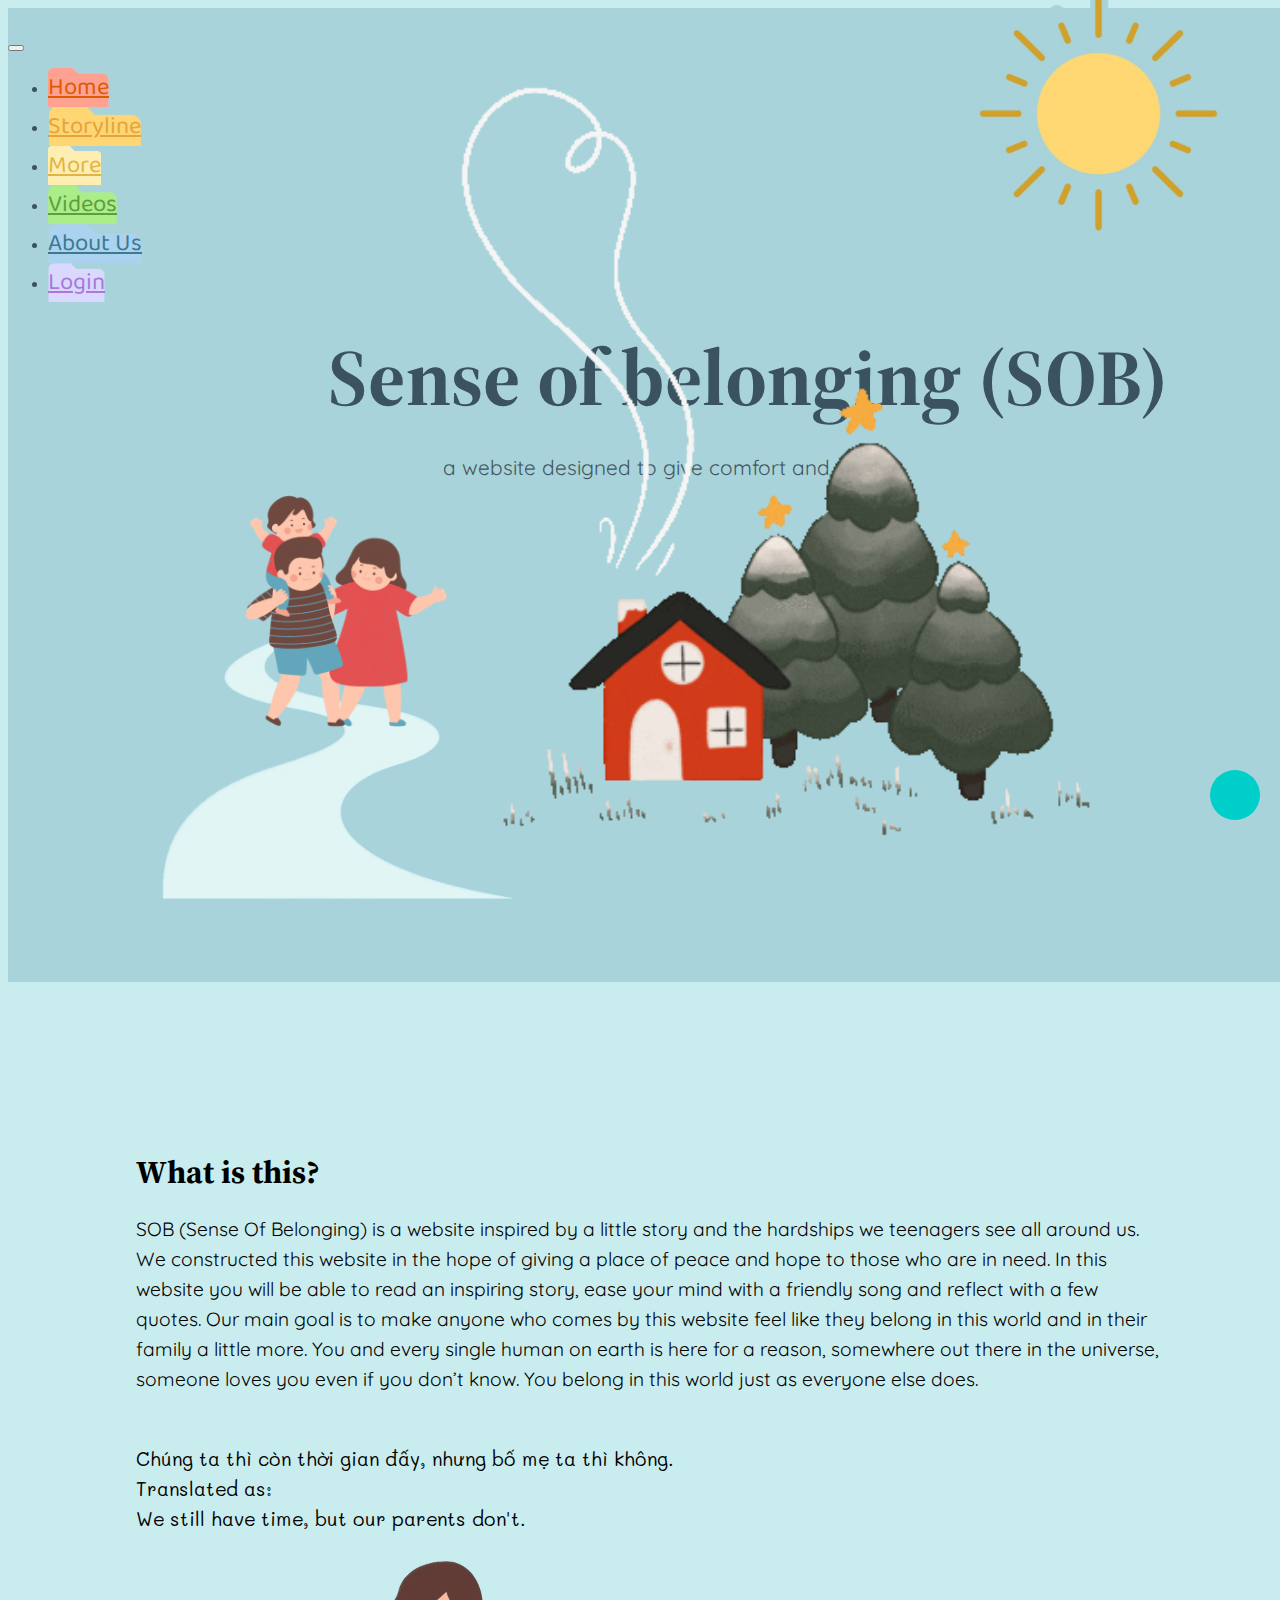
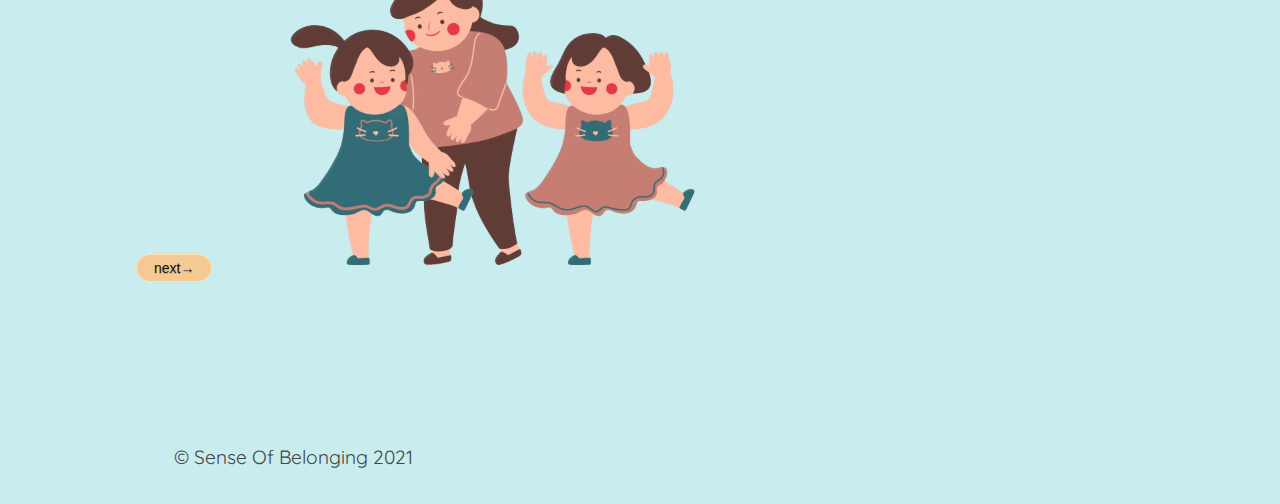
<file: index.html>
<!DOCTYPE html>
<html lang="en" dir="ltr">


<head>
    <link rel="shortcut icon" type="image/ico" href="favicon (1).ico" />
    <meta charset="utf-8">
    <title>SOB</title>
    <!--Fontawesome link-->
    <link rel="stylesheet" href="https://pro.fontawesome.com/releases/v5.10.0/css/all.css" integrity="sha384-AYmEC3Yw5cVb3ZcuHtOA93w35dYTsvhLPVnYs9eStHfGJvOvKxVfELGroGkvsg+p" crossorigin="anonymous" />

    <!-- google fonts link -->
    <link href="https://fonts.googleapis.com/css2?family=Mali:ital,wght@1,600&display=swap" rel="stylesheet">
    <link href="https://fonts.googleapis.com/css2?family=Quicksand:wght@400;600&display=swap" rel="stylesheet">
    <link href="https://fonts.googleapis.com/css2?family=Source+Serif+Pro:ital,wght@1,900&display=swap" rel="stylesheet">
    <link href="https://fonts.googleapis.com/css2?family=Baloo" rel="stylesheet">
    <!-- Bootstrap link -->
    <link rel="stylesheet" href="https://stackpath.bootstrapcdn.com/bootstrap/4.5.0/css/bootstrap.min.css" integrity="sha384-9aIt2nRpC12Uk9gS9baDl411NQApFmC26EwAOH8WgZl5MYYxFfc+NcPb1dKGj7Sk" crossorigin="anonymous">

    <!-- css stylesheet -->
    <link rel="stylesheet" href="styles.css">
    <link rel="stylesheet" href="Backtop.css">
    <link rel="stylesheet" href="bg-menu.css">
    <link rel="stylesheet" href="banner-main.css">
    <link rel="stylesheet" href="nav-bar.css">


</head>



<body>

    <!--************************************* TITLE SECTION********************************** -->
    <section id="title-section">
        <link rel="shortcut icon" type="image/ico" href="favicon (1).ico" />
        <header>
            <div class="container-fluid">

                <nav class="navbar navbar-expand-md navbar-light">
                    <div class="container-fluid">
                        <button class="navbar-toggler" type="button" data-bs-toggle="collapse" data-bs-target="#navbarCollapse" aria-controls="navbarCollapse" aria-expanded="false" aria-label="Toggle navigation">
            <span class="navbar-toggler-icon"></span>
          </button>
                        <div class="collapse navbar-collapse" id="navbarCollapse">
                            <ul class="navbar-nav me-auto mb-2 mb-md-0">
                                <li class="nav-item">
                                    <a class="nav-link active" id="menu-1" href="index.html">Home</a>
                                </li>
                                <li class="nav-item">
                                    <a class="nav-link" id="menu-2" href="storyline.html">Storyline</a>
                                </li>
                                <li class="nav-item">
                                    <a class="nav-link" id="menu-3" href="other.html">More</a>
                                </li>
                                <li class="nav-item">
                                    <a class="nav-link" id="menu-4" href="Video.html">Videos</a>
                                </li>
                                <li class="nav-item">
                                    <a class="nav-link" id="menu-5" href="about-us.html">About Us</a>
                                </li>
                                <li class="nav-item" id="Login">
                                    <a class="nav-link" id="menu-6" href="Login.html">Login</a>
                                </li>
                            </ul>
                        </div>
                    </div>
                </nav>
            </div>
        </header>

        <!-- Menu-mobile -->
        <!-- <nav class="navbar navbar-expand-lg navbar-dark bg-dark" id="menu-mobile">
            <div class="container-fluid">
                <a class="navbar-brand" href="#">Navbar</a>
                <button class="navbar-toggler" type="button" data-bs-toggle="collapse" data-bs-target="#navbarNavDarkDropdown" aria-controls="navbarNavDarkDropdown" aria-expanded="false" aria-label="Toggle navigation">
                <span class="navbar-toggler-icon"></span>
              </button>
                <div class="collapse navbar-collapse" id="navbarNavDarkDropdown">
                    <ul class="navbar-nav">
                        <li class="nav-item dropdown">
                            <a class="nav-link dropdown-toggle" href="#" id="navbarDarkDropdownMenuLink" role="button" data-bs-toggle="dropdown" aria-expanded="false">
                      Dropdown
                    </a>
                            <ul class="dropdown-menu dropdown-menu-dark" aria-labelledby="navbarDarkDropdownMenuLink">
                                <li><a class="dropdown-item" href="#">Action</a></li>
                                <li><a class="dropdown-item" href="#">Another action</a></li>
                                <li><a class="dropdown-item" href="#">Something else here</a></li>
                            </ul>
                        </li>
                    </ul>
                </div>
            </div>
        </nav> -->














        <!-- Title -->
        <div class="row">
            <div class="col-lg-6">
                <h1 class="big-heading title">Sense of belonging (SOB)</h1>
                <p class="title-footer">a website designed to give comfort and peace.</p>
            </div>
            <div class="col-lg-6">
                <img src="16.png" class="title-sun">
                <img src="dove.gif" class="title-dove">
                <img src="7.png" class="title-fada">
                <img src="5.png" class="title-walkers">
                <img class="title-road" src="14.png">
                <img class="title-house" src="view.gif">
            </div>
        </div>
    </section>

    <section id="second-section">
        <h1 class="title">What is this?</h1>
        <p>
            SOB (Sense Of Belonging) is a website inspired by a little story and the hardships we teenagers see all around us. We constructed this website in the hope of giving a place of peace and hope to those who are in need. In this website you will be able to
            read an inspiring story, ease your mind with a friendly song and reflect with a few quotes. Our main goal is to make anyone who comes by this website feel like they belong in this world and in their family a little more. You and every single
            human on earth is here for a reason, somewhere out there in the universe, someone loves you even if you don’t know. You belong in this world just as everyone else does.
        </p>
        <p class="quote">
            <br> Chúng ta thì còn thời gian đấy, nhưng bố mẹ ta thì không. <br> Translated as: <br> We still have time, but our parents don't.
        </p>
        <a href="storyline.html" class="myButton">next→</a>
        <img src="2.png" class="family-intro-img">

    </section>

    <div id="backtop">
        <i class="fas fa-chevron-up"></i>
    </div>

    <footer id="footer" class="footer">
        <p class="copyright">© Sense Of Belonging 2021</p>
    </footer>



    <!-- *****************************FINAL SCRIPTS******************************* -->
    <!--Bootstrap JavaScript-->
    <script src="https://code.jquery.com/jquery-3.5.1.slim.min.js" integrity="sha384-DfXdz2htPH0lsSSs5nCTpuj/zy4C+OGpamoFVy38MVBnE+IbbVYUew+OrCXaRkfj" crossorigin="anonymous"></script>
    <script src="https://cdn.jsdelivr.net/npm/popper.js@1.16.0/dist/umd/popper.min.js" integrity="sha384-Q6E9RHvbIyZFJoft+2mJbHaEWldlvI9IOYy5n3zV9zzTtmI3UksdQRVvoxMfooAo" crossorigin="anonymous"></script>
    <script src="https://stackpath.bootstrapcdn.com/bootstrap/4.5.0/js/bootstrap.min.js" integrity="sha384-OgVRvuATP1z7JjHLkuOU7Xw704+h835Lr+6QL9UvYjZE3Ipu6Tp75j7Bh/kR0JKI" crossorigin="anonymous"></script>

</body>
<script src="https://code.jquery.com/jquery-3.6.0.js" integrity="sha256-H+K7U5CnXl1h5ywQfKtSj8PCmoN9aaq30gDh27Xc0jk=" crossorigin="anonymous"></script>
<script>
    $(document).ready(function() {
        $(window).scroll(function() {
            if ($(this).scrollTop()) {
                $('#backtop').fadeIn();
            } else {
                $('#backtop').fadeOut();
            }
        });
        $('#backtop').click(function() {
            $('html, body').animate({
                scrollTop: 0
            }, 1000);
        });
    });
</script>
<script>
    $(document).ready(function() {
        $(window).scroll(function() {
            if ($(this).scrollTop) {
                $("header").addClass('sticky');
            }
        });
    });
</script>


</html>
</file>
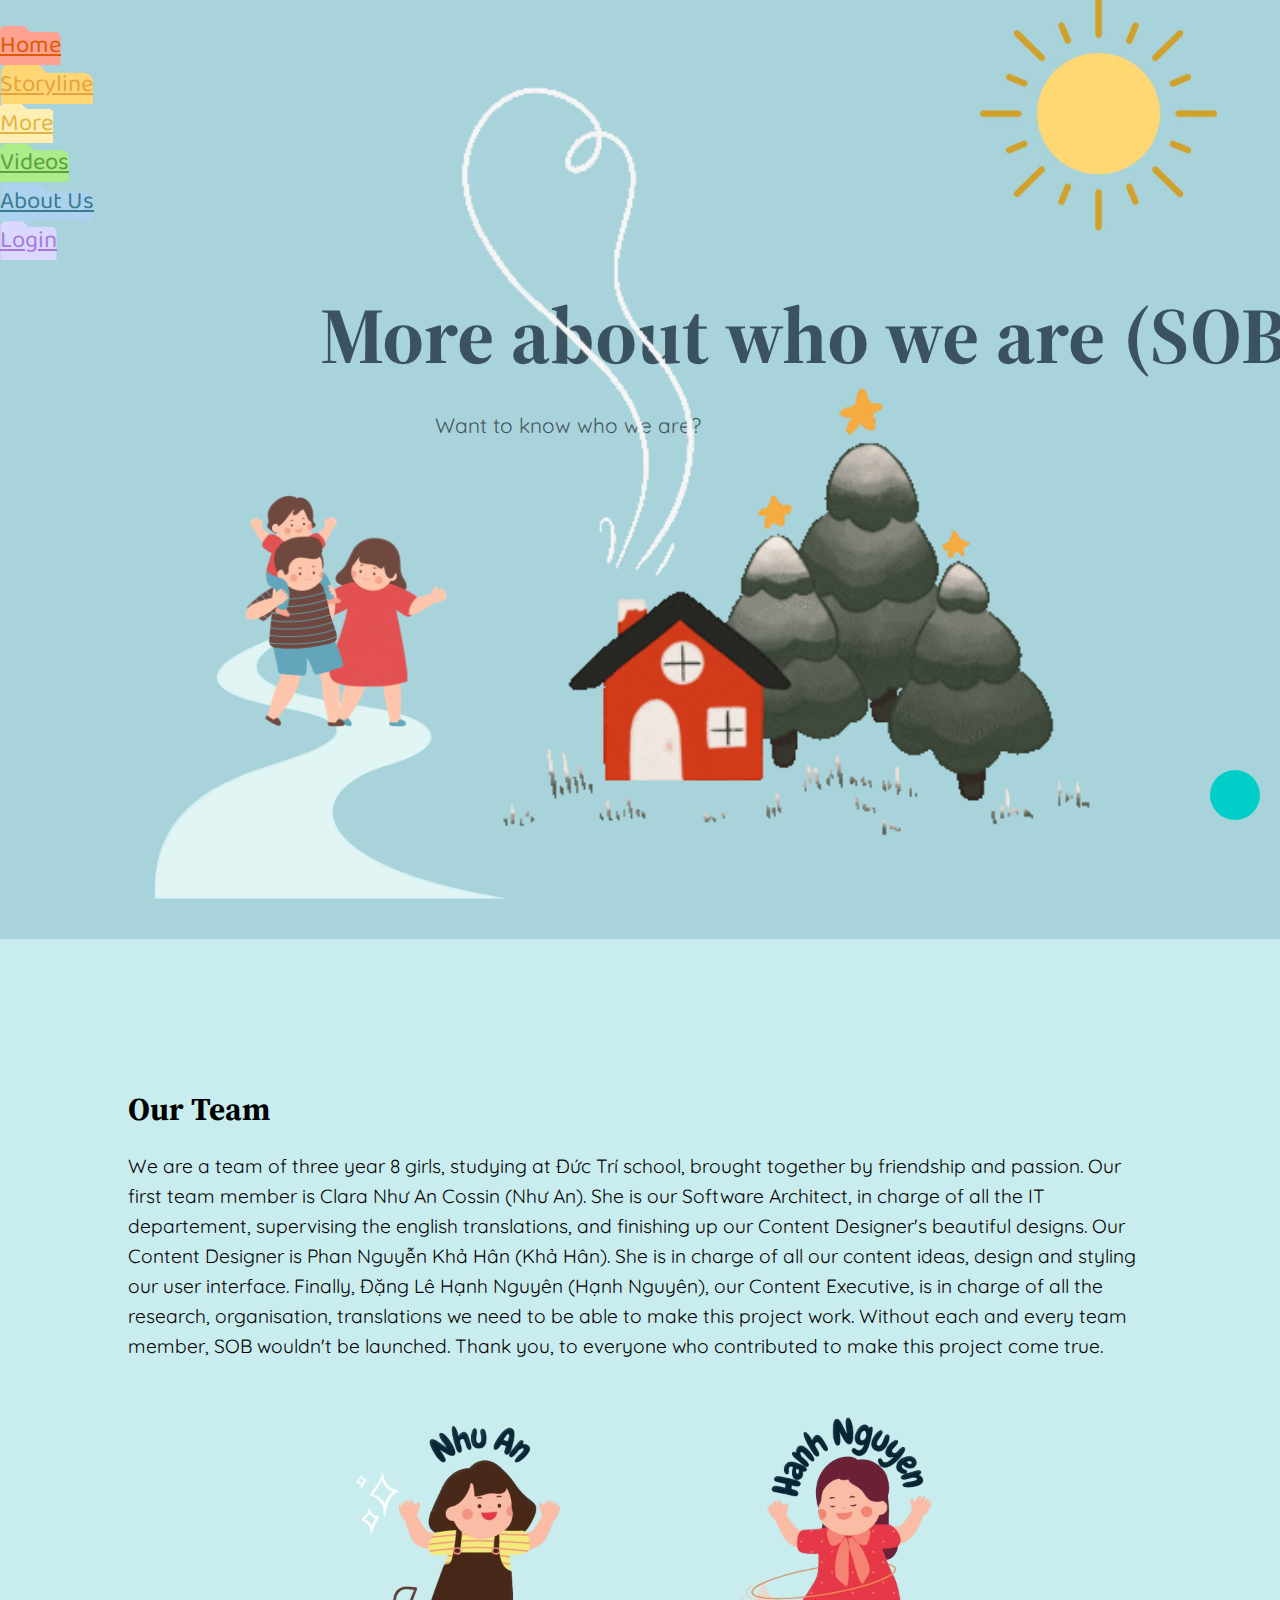
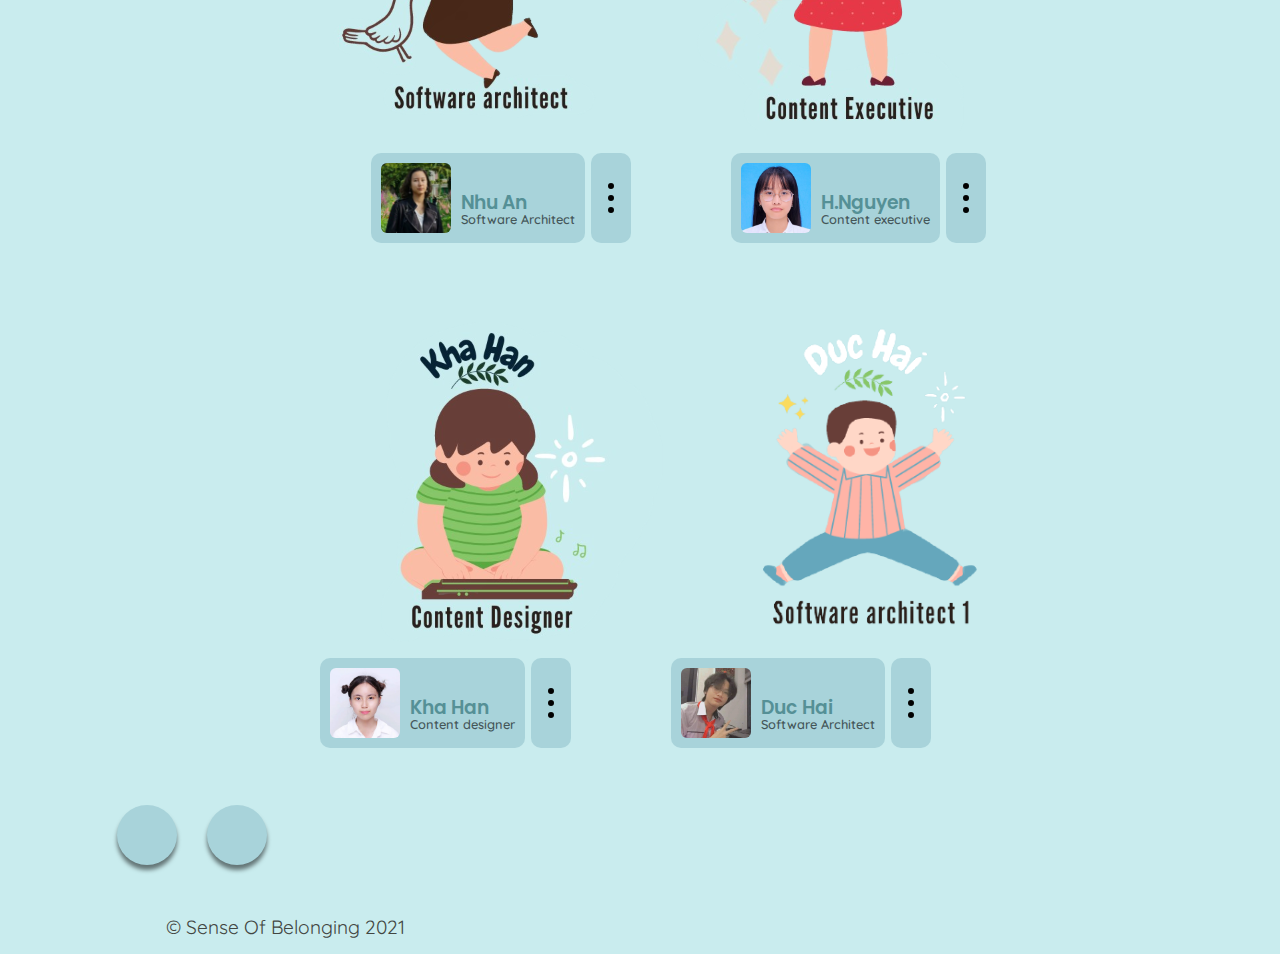
<file: about-us.html>
<!DOCTYPE html>
<html lang="en" dir="ltr">


<head>
    <link rel="shortcut icon" type="image/ico" href="favicon (1).ico" />
    <meta charset="utf-8">
    <meta name="viewport" content="width=device-width, initial-scale=1.0">
    <title>About us</title>

    <!--Fontawesome link-->
    <link rel="stylesheet" href="https://pro.fontawesome.com/releases/v5.10.0/css/all.css" integrity="sha384-AYmEC3Yw5cVb3ZcuHtOA93w35dYTsvhLPVnYs9eStHfGJvOvKxVfELGroGkvsg+p" crossorigin="anonymous" />

    <!-- google fonts link -->
    <link href="https://fonts.googleapis.com/css2?family=Mali:ital,wght@1,600&display=swap" rel="stylesheet">
    <link href="https://fonts.googleapis.com/css2?family=Quicksand:wght@400;600&display=swap" rel="stylesheet">
    <link href="https://fonts.googleapis.com/css2?family=Source+Serif+Pro:ital,wght@1,900&display=swap" rel="stylesheet">
    <link href="https://fonts.googleapis.com/css2?family=Baloo" rel="stylesheet">
    <!-- Bootstrap link -->
    <link rel="stylesheet" href="https://stackpath.bootstrapcdn.com/bootstrap/4.5.0/css/bootstrap.min.css" integrity="sha384-9aIt2nRpC12Uk9gS9baDl411NQApFmC26EwAOH8WgZl5MYYxFfc+NcPb1dKGj7Sk" crossorigin="anonymous">



    <!-- css stylesheet -->
    <link rel="stylesheet" href="styles.css">
    <link rel="stylesheet" href="Backtop.css">
    <link rel="stylesheet" href="nav-bar.css">
    <link rel="stylesheet" href="banner-main.css">
    <link rel="stylesheet" href="About-Us-text.css">
    <link rel="stylesheet" href="bg-menu.css">
    <link rel="stylesheet" href="flippicture.css">
    <link rel="stylesheet" href="socical-menu.css">
    <link rel="stylesheet" href="action-menu.css">
    <link rel="stylesheet" href="toggle.css">
</head>



<body>

    <!-- ************************************* TITLE SECTION********************************** -->
    <section id="title-section">
        <div class="container-fluid">
            <!-- navbar -->
            <nav class="navbar navbar-expand-md navbar-light">
                <div class="container-fluid">
                    <!-- <button class="navbar-toggler" type="button" data-bs-toggle="collapse" data-bs-target="#navbarCollapse" aria-controls="navbarCollapse" aria-expanded="false" aria-label="Toggle navigation"> -->
                    <div class="navbar-toggler">

                        <div id="toggle"></div>
                    </div>
                    <div class="overlay">

                    </div>

                    <!-- </button> -->
                    <div class="collapse navbar-collapse" id="navbarCollapse">
                        <ul class="navbar-nav me-auto mb-2 mb-md-0">
                            <li class="nav-item">
                                <a class="nav-link active" id="menu-1" href="index.html">Home</a>
                            </li>
                            <li class="nav-item">
                                <a class="nav-link" id="menu-2" href="storyline.html">Storyline</a>
                            </li>
                            <li class="nav-item">
                                <a class="nav-link" id="menu-3" href="other.html">More</a>
                            </li>
                            <li class="nav-item">
                                <a class="nav-link" id="menu-4" href="Video.html">Videos</a>
                            </li>
                            <li class="nav-item">
                                <a class="nav-link" id="menu-5" href="about-us.html">About Us</a>
                            </li>
                            <li class="nav-item" id="Login">
                                <a class="nav-link" id="menu-6" href="Login.html">Login</a>
                            </li>
                        </ul>
                    </div>
                </div>
            </nav>
        </div>
        <div class="menu">
            <ul>
                <li>
                    <a class="nav-link" id="menu-1" href="index.html">Home</a>
                </li>
                <li>
                    <a class="nav-link" id="menu-2" href="storyline.html">Storyline</a>
                </li>
                <li>
                    <a class="nav-link" id="menu-3" href="other.html">More</a>
                </li>
                <li>
                    <a class="nav-link" id="menu-4" href="Video.html">Videos</a>
                </li>
                <li>
                    <a class="nav-link" id="menu-5" href="about-us.html">About Us</a>
                </li>
                <li>
                    <a class="nav-link" id="menu-6" href="Login.html">Login</a>
                </li>
            </ul>
        </div>
        <!-- Title -->
        <div class="row">
            <div class="col-lg-6">
                <h1 class="big-heading title">More about who we are (SOB)</h1>
                <p class="title-footer">Want to know who we are?</p>
            </div>
            <div class="col-lg-6">
                <img src="16.png" class="title-sun">
                <img src="dove.gif" class="title-dove">
                <img src="7.png" class="title-fada">
                <img src="5.png" class="title-walkers">
                <img class="title-road" src="14.png">
                <img class="title-house" src="view.gif">
            </div>
        </div>
    </section>

    <section id="second-section">
        <h1 class="title">Our Team</h1>
        <p>
            We are a team of three year 8 girls, studying at Đức Trí school, brought together by friendship and passion. Our first team member is Clara Như An Cossin (Như An). She is our Software Architect, in charge of all the IT departement, supervising the english
            translations, and finishing up our Content Designer's beautiful designs. Our Content Designer is Phan Nguyễn Khả Hân (Khả Hân). She is in charge of all our content ideas, design and styling our user interface. Finally, Đặng Lê Hạnh Nguyên
            (Hạnh Nguyên), our Content Executive, is in charge of all the research, organisation, translations we need to be able to make this project work. Without each and every team member, SOB wouldn't be launched. Thank you, to everyone who contributed
            to make this project come true.
        </p>
        <div class="main-box">
            <div class="box3">

                <img src="22.png" class="an-ct">
                <img src="an.png" class="an">
            </div>


            <div class="box2">

                <img src="24.png" class="nguyen-ct">
                <img src="nguyen.png" class="nguyen">
            </div>
        </div>
        <div class="body">
            <div class="list">
                <div class="user">
                    <div class="imBx">
                        <img src="an-at.jpg">
                    </div>
                    <div class="details">
                        <h3>Nhu An</h3>
                        <p>Software Architect</p>
                    </div>
                </div>
                <div class="navigation">
                    <span><a href="mailto:Claracossin@gmail.com"><i class="fas fa-envelope"></i></a></span>
                    <span><a href="https://www.facebook.com/cherry.xinh.5"><i class="fab fa-facebook"></i></a></span>
                    <span><a href="https://www.instagram.com/vioara_dream/"><i class="fab fa-instagram"></i></a></span>
                </div>

            </div>









            <div class="list3">
                <div class="user3">
                    <div class="imBx3">
                        <img src="hn-at.jpg">
                    </div>
                    <div class="details3">
                        <h3>H.Nguyen</h3>
                        <p>Content executive</p>
                    </div>
                </div>
                <div class="navigation3">
                    <span><a href="mailto:hanhnguyen23102007@gmail.com"><i class="fas fa-envelope"></i></a></span>
                    <span><a href="https://www.facebook.com/profile.php?id=100038723243483"><i class="fab fa-facebook"></i></a></span>
                    <span><a href="https://www.instagram.com/hnghinyeh.__/"><i class="fab fa-instagram"></i></a></span>
                </div>
            </div>

        </div>



        <div class="main-box2">


            <div class="box">

                <img src="23.png" class="han-ct">
                <img src="han.png" class="han">
            </div>
            <div class="box4">

                <img src="138-removebg-preview.png" class="hai">

            </div>
        </div>


        <div class="body2">




            <div class="list2">
                <div class="user2">
                    <div class="imBx2">
                        <img src="han-at.jpg">
                    </div>
                    <div class="details2">
                        <h3>Kha Han</h3>
                        <p>Content designer</p>
                    </div>
                </div>
                <div class="navigation2">
                    <span><a href="mailto:Cherryib2007@gmail.com"><i class="fas fa-envelope"></i></a></span>
                    <span><a href="https://www.facebook.com/cherry.xinh.5"><i class="fab fa-facebook"></i></a></span>
                    <span><a href="https://instagram.com/vioara_dream?utm_medium=copy_link"><i class="fab fa-instagram"></i></a></span>
                </div>
            </div>





            <div class="list4">
                <div class="user4">
                    <div class="imBx4">
                        <img src="hai-at.jpg">
                    </div>
                    <div class="details4">
                        <h3>Duc Hai</h3>
                        <p>Software Architect</p>
                    </div>
                </div>
                <div class="navigation4">
                    <span><a href="mailto:leduchai107613@gmail.com"><i class="fas fa-envelope"></i></a></span>
                    <span><a href="https://www.facebook.com/profile.php?id=100022930771379"><i class="fab fa-facebook"></i></a></span>
                    <span><a href="https://www.instagram.com/_ldh.hai_/"><i class="fab fa-instagram"></i></a></span>
                </div>
            </div>

        </div>







        <script>
            let navigation = document.querySelector(".navigation");
            navigation.onclick = function() {

                navigation.classList.toggle("active");
            }
        </script>
        <script>
            let navigation2 = document.querySelector(".navigation2");

            navigation2.onclick = function() {

                navigation2.classList.toggle("active2");
            }
        </script>
        <script>
            let navigation3 = document.querySelector(".navigation3");

            navigation3.onclick = function() {

                navigation3.classList.toggle("active3");
            }
        </script>
        <script>
            let navigation4 = document.querySelector(".navigation4");

            navigation4.onclick = function() {

                navigation4.classList.toggle("active4");
            }
        </script>

        <div class="social-menu">
            <ul>
                <li><a href="mailto:sense.of.belonging.SOB@gmail.com"><i class="fas fa-envelope"></i></a></li>
                <li><a href="https://www.instagram.com/sense.of.belong.sob"><i class="fab fa-instagram"></i></a></li>
            </ul>
        </div>

    </section>
    <div id="backtop">
        <i class="fas fa-chevron-up"></i>
    </div>

    <footer id="footer" class="footer">
        <p class="copyright">© Sense Of Belonging 2021</p>
    </footer>

    <!-- *****************************FINAL SCRIPTS******************************* -->
    <!--Bootstrap JavaScript-->
    <script src="https://code.jquery.com/jquery-3.5.1.slim.min.js" integrity="sha384-DfXdz2htPH0lsSSs5nCTpuj/zy4C+OGpamoFVy38MVBnE+IbbVYUew+OrCXaRkfj" crossorigin="anonymous"></script>
    <script src="https://cdn.jsdelivr.net/npm/popper.js@1.16.0/dist/umd/popper.min.js" integrity="sha384-Q6E9RHvbIyZFJoft+2mJbHaEWldlvI9IOYy5n3zV9zzTtmI3UksdQRVvoxMfooAo" crossorigin="anonymous"></script>
    <script src="https://stackpath.bootstrapcdn.com/bootstrap/4.5.0/js/bootstrap.min.js" integrity="sha384-OgVRvuATP1z7JjHLkuOU7Xw704+h835Lr+6QL9UvYjZE3Ipu6Tp75j7Bh/kR0JKI" crossorigin="anonymous"></script>

</body>
<script src="https://code.jquery.com/jquery-3.6.0.js" integrity="sha256-H+K7U5CnXl1h5ywQfKtSj8PCmoN9aaq30gDh27Xc0jk=" crossorigin="anonymous"></script>
<script>
    $(document).ready(function() {
        $(window).scroll(function() {
            if ($(this).scrollTop()) {
                $('#backtop').fadeIn();
            } else {
                $('#backtop').fadeOut();
            }
        });
        $('#backtop').click(function() {
            $('html, body').animate({
                scrollTop: 0
            }, 1000);
        });
    });
</script>
<script>
    const toggle = document.getElementById("toggle");
    toggle.onclick = function() {

        toggle.classList.toggle("active");

    }
</script>

<script>
    $(document).ready(function() {
        $("#toggle").click(function() {

            $(".overlay").toggleClass("active");
            $(".menu").toggleClass("active");
        })
    });
</script>


</html>
</file>
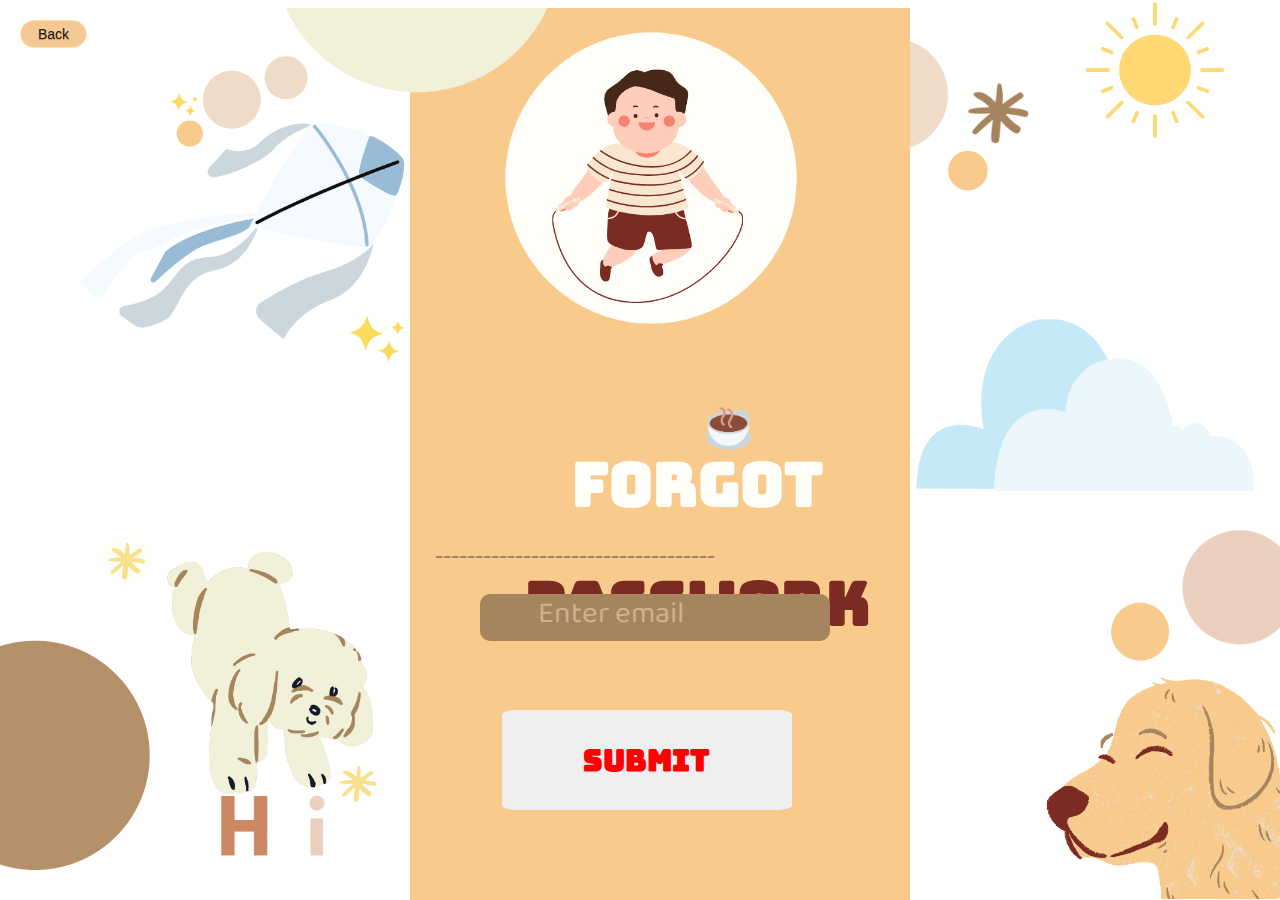
<file: forgot-password.html>
<!DOCTYPE html>
<html lang="en" dir="ltr">


<head>
    <link rel="shortcut icon" type="image/ico" href="favicon (1).ico" />
    <meta charset="utf-8">
    <title>SOB FORM LOGIN</title>
    <!--Fontawesome link-->
    <link rel="stylesheet" href="https://pro.fontawesome.com/releases/v5.10.0/css/all.css" integrity="sha384-AYmEC3Yw5cVb3ZcuHtOA93w35dYTsvhLPVnYs9eStHfGJvOvKxVfELGroGkvsg+p" crossorigin="anonymous" />
    <!-- google fonts link -->
    <link href="https://fonts.googleapis.com/css2?family=Mali:ital,wght@1,600&display=swap" rel="stylesheet">
    <link href="https://fonts.googleapis.com/css2?family=Quicksand:wght@400;600&display=swap" rel="stylesheet">
    <link href="https://fonts.googleapis.com/css2?family=Source+Serif+Pro:ital,wght@1,900&display=swap" rel="stylesheet">
    <link href="https://fonts.googleapis.com/css2?family=League+Spartan">
    <link href="https://fonts.googleapis.com/css2?family=Baloo" rel="stylesheet">
    <link rel="preconnect" href="https://fonts.googleapis.com">
    <link rel="preconnect" href="https://fonts.gstatic.com" crossorigin>
    <link href="https://fonts.googleapis.com/css2?family=Bungee&family=Poppins:wght@500&family=Shrikhand&display=swap" rel="stylesheet">
    <!-- Bootstrap link -->
    <link rel="stylesheet" href="https://stackpath.bootstrapcdn.com/bootstrap/4.5.0/css/bootstrap.min.css" integrity="sha384-9aIt2nRpC12Uk9gS9baDl411NQApFmC26EwAOH8WgZl5MYYxFfc+NcPb1dKGj7Sk" crossorigin="anonymous">

    <!-- css stylesheet -->
    <link rel="stylesheet" href="forgot-password.css">


</head>

<body>
    <div class="wrapper">
        <div class="sun">
            <img src="16-removebg-preview.png" id="sun">

        </div>
        <div class="dog">
            <img src="115-removebg-preview.png" id="dog">

        </div>
        <div class="circle-right">
            <img src="17-removebg-preview (1).png" id="circle-right">

        </div>
        <div class="cloud">
            <img src="119-removebg-preview.png" id="cloud">

        </div>
        <div class="circle-right-2">
            <img src="118-removebg-preview.png" id="circle-right-2">

        </div>
        <div class="circle-left">
            <img src="23-removebg-preview.png" id="circle-left">

        </div>
        <div class="dog-left">
            <img src="122-removebg-preview.png" id="dog-left">

        </div>
        <div class="kite">
            <img src="120-removebg-preview.png" id="kite">

        </div>
        <div class="sign-up-form">

        </div>
        <div class="people">
            <img src="25-removebg-preview.png" id="people">

        </div>
        <div class="white">
            <img src="SOB_-_ELEMEN+S-removebg-preview.png" id="white">

        </div>
        <div class="circle-left-2">
            <img src="121-removebg-preview.png" id="circle-left-2">
        </div>
        <div class="cafe">
            <img src="24-removebg-preview.png" id="cafe">
        </div>
        <div class="h1">
            <h1>FORGOT</h1>
            <h1 id="h1-2">PASSWORK</h1>
        </div>
        <div class="h2">
            <h2>-----------------------------------</h2>
        </div>
        <div class="email">

            <div class="email-1">
                <i class="far fa-envelope fa-3x" id="icon"></i>
                <input type="email" id="email" name="Email" placeholder="Enter email">
            </div>
        </div>
        <div class="submit">
            <input type="submit" value="Submit" id="submit">
        </div>
    </div>
    <a href="Login.html" class="myButton">Back </a>

</body>

</html>
</file>
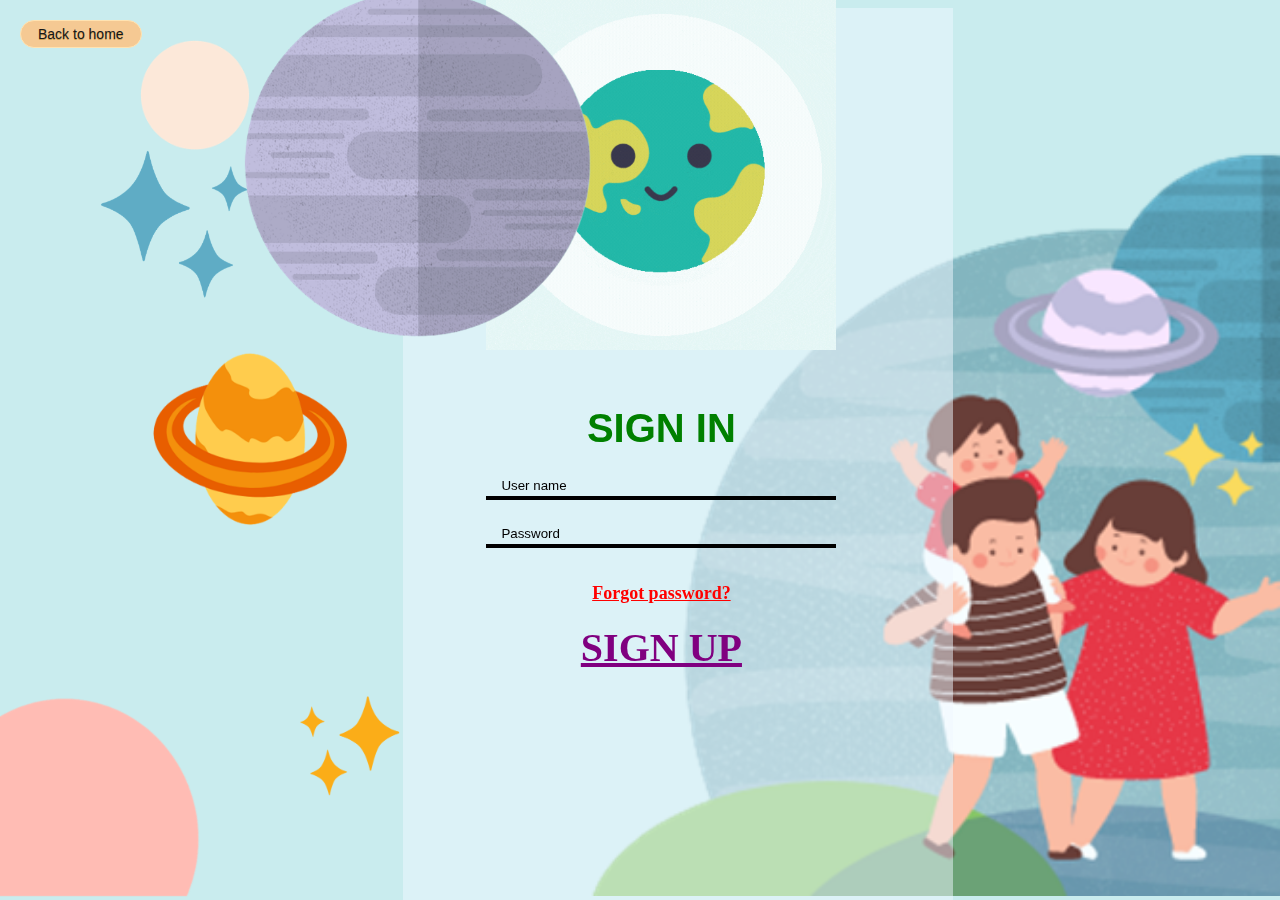
<file: Login.html>
<!DOCTYPE html>
<html lang="en" dir="ltr">


<head>
    <link rel="shortcut icon" type="image/ico" href="favicon (1).ico" />
    <meta charset="utf-8">
    <title>SOB FORM LOGIN</title>
    <!--Fontawesome link-->
    <link rel="stylesheet" href="https://pro.fontawesome.com/releases/v5.10.0/css/all.css" integrity="sha384-AYmEC3Yw5cVb3ZcuHtOA93w35dYTsvhLPVnYs9eStHfGJvOvKxVfELGroGkvsg+p" crossorigin="anonymous" />
    <!-- google fonts link -->
    <link href="https://fonts.googleapis.com/css2?family=Mali:ital,wght@1,600&display=swap" rel="stylesheet">
    <link href="https://fonts.googleapis.com/css2?family=Quicksand:wght@400;600&display=swap" rel="stylesheet">
    <link href="https://fonts.googleapis.com/css2?family=Source+Serif+Pro:ital,wght@1,900&display=swap" rel="stylesheet">
    <!-- Bootstrap link -->
    <link rel="stylesheet" href="https://stackpath.bootstrapcdn.com/bootstrap/4.5.0/css/bootstrap.min.css" integrity="sha384-9aIt2nRpC12Uk9gS9baDl411NQApFmC26EwAOH8WgZl5MYYxFfc+NcPb1dKGj7Sk" crossorigin="anonymous">

    <!-- css stylesheet -->
    <link rel="stylesheet" href="Login.css">


</head>

<body>
    <!-- <div id="Main">

        <div class="row">

            <div class="title-sun">
                <img src="16.png" id="title-sun">
            </div>
            <div class="title-dove">
                <img src="dove.gif" id="title-dove">
            </div>
            <div class="form">
                <form action="" class="form-login"></form>
                <h1>Login Form</h1>
                <div class="form-group">
                    <i class="far fa-user"></i>
                    <input type="text" class="form-input" placeholder="Tên đăng nhập">
                </div>
                <div class="form-group">
                    <i class="far fa-key"></i>
                    <input type="password" class="form-input" placeholder="Mật khẩu đăng nhập">
                    <div class="eye">
                        <i class="far fa-eye"></i>

                    </div>
                </div>

                <input type="submit" value="Đăng nhập" class="form-submit">


            </div>
            <div class="title-fada">
                <img src="7.png" id="title-fada">
            </div>
            <div class="title-walkers">
                <img src="5.png" id="title-walkers">
            </div>
            <div class="title-road">
                <img src="14.png" id="title-road">
            </div>
            <div class="view">
                <img src="view.gif" id="view">
            </div>
        </div>




    </div> -->

    <div class="wrapper">
        <div class="peoples">
            <img src="peoples.png" id="peoples">
        </div>
        <div class="yellow-star">
            <img src="yellow-star.png" id="yellow-star">
        </div>
        <div class="blue-star">
            <img src="blue-star.png" id="blue-star">
        </div>
        <div class="orange-planet">
            <img src="orange-planet.png" id="orange-planet">
        </div>
        <div class="pink-circle">
            <img src="pink-circle.png" id="pink-circle">
        </div>
        <div class="white-circle">
            <img src="white-circle.png" id="white-circle">
        </div>
        <div class="glass">
            <div class="form">
                <form onsubmit="onFormSubmit(event)" class="form-login"></form>

                <input type="submit" value="SIGN IN" class="form-sign-in">
                <div class="form-group">
                    <i class="far fa-user fa-2x" id="form-icon"></i>
                    <input type="text" class="form-input" id="user-name" placeholder="User name">
                </div>
                <div class="tb-user">

                </div>
                <div class="form-group">
                    <i class="far fa-key fa-2x" id="form-icon"></i>
                    <input type="password" class="form-input" id="password" placeholder="Password">
                    <div id="eye">
                        <i class="far fa-eye-slash" class="eye"></i>

                    </div>
                    <div class="tb-pass">

                    </div>
                </div>
                <a class="forgot-password" href="forgot-password.html">Forgot password?</a>
                <div class="form-sign-up">
                    <a href="sign-up.html" id="form-sign-up">SIGN UP</a>
                </div>
            </div>


        </div>
    </div>
    <div class="purple-circle">
        <img src="purple-circle.png" id="purple-circle">
    </div>
    <div class="earth">
        <img src="SOB - ELEMEN+S.gif" id="earth">
    </div>
    <a href="index.html" class="myButton">Back to home</a>






</body>
<!-- Jquery -->
<script src="https://code.jquery.com/jquery-3.6.0.js" integrity="sha256-H+K7U5CnXl1h5ywQfKtSj8PCmoN9aaq30gDh27Xc0jk=" crossorigin="anonymous"></script>

<script>
    $(document).ready(function() {
        $("#eye").click(function() {
            $(this).toggleClass('open');
            $(this).children('i').toggleClass('fa-eye fa-eye-slash');
            if ($(this).hasClass('open')) {

                $(this).prev().attr('type', 'text');
            } else {
                $(this).prev().attr('type', 'password')
            }
        });
    });
</script>




</html>
</file>
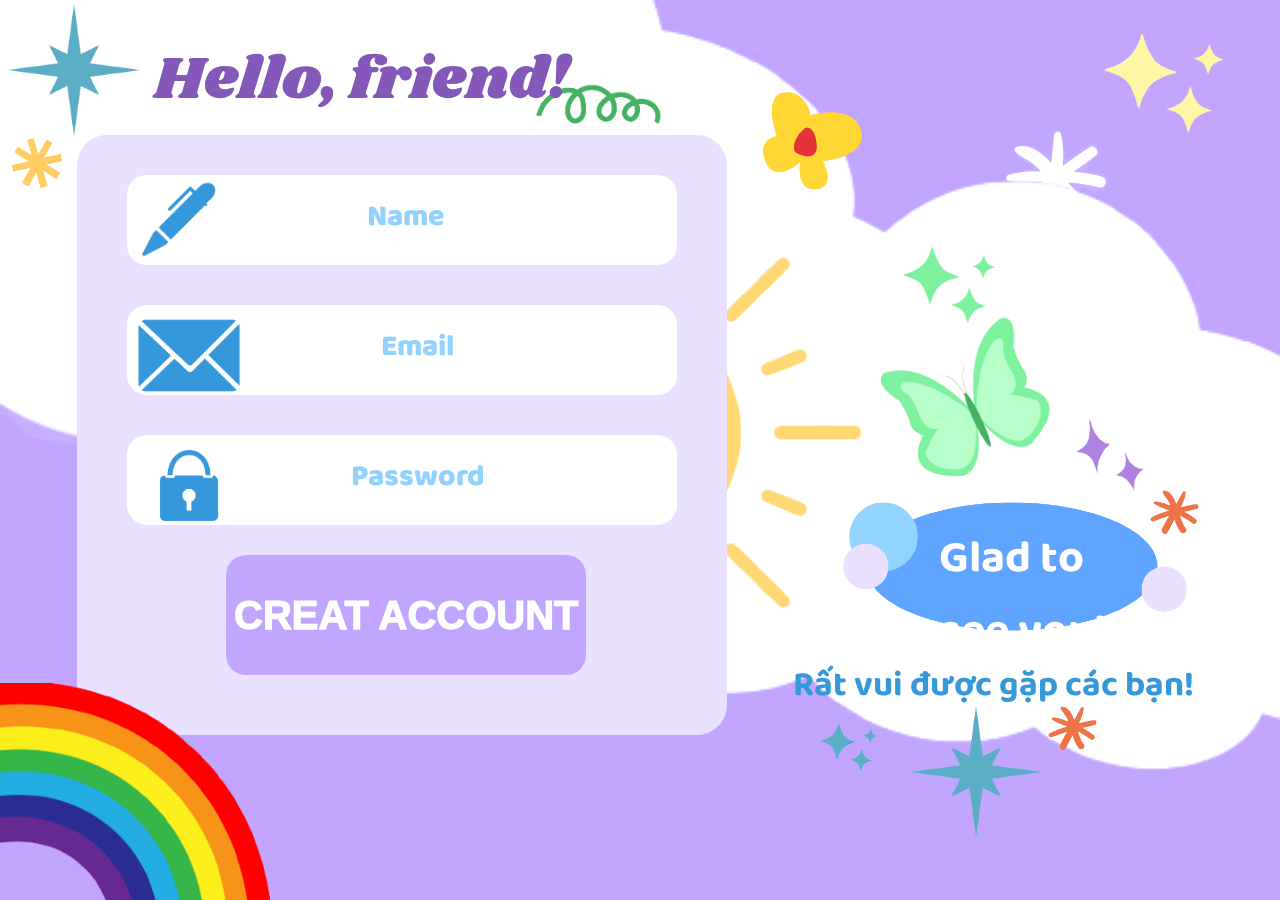
<file: sign-up.html>
<!DOCTYPE html>
<html lang="en" dir="ltr">


<head>
    <link rel="shortcut icon" type="image/ico" href="favicon (1).ico" />
    <meta charset="utf-8">
    <title>SOB Sign up form</title>
    <!--Fontawesome link-->
    <link rel="stylesheet" href="https://pro.fontawesome.com/releases/v5.10.0/css/all.css" integrity="sha384-AYmEC3Yw5cVb3ZcuHtOA93w35dYTsvhLPVnYs9eStHfGJvOvKxVfELGroGkvsg+p" crossorigin="anonymous" />
    <!-- google fonts link -->
    <link href="https://fonts.googleapis.com/css2?family=Mali:ital,wght@1,600&display=swap" rel="stylesheet">
    <link href="https://fonts.googleapis.com/css2?family=Quicksand:wght@400;600&display=swap" rel="stylesheet">
    <link href="https://fonts.googleapis.com/css2?family=Source+Serif+Pro:ital,wght@1,900&display=swap" rel="stylesheet">
    <link href="https://fonts.googleapis.com/css2?family=Baloo" rel="stylesheet">
    <link href="https://fonts.googleapis.com">
    <link rel="preconnect" href="https://fonts.gstatic.com" crossorigin>
    <link href="https://fonts.googleapis.com/css2?family=Poppins:wght@500&family=Shrikhand&display=swap" rel="stylesheet">
    <!-- Bootstrap link -->
    <link rel="stylesheet" href="https://stackpath.bootstrapcdn.com/bootstrap/4.5.0/css/bootstrap.min.css" integrity="sha384-9aIt2nRpC12Uk9gS9baDl411NQApFmC26EwAOH8WgZl5MYYxFfc+NcPb1dKGj7Sk" crossorigin="anonymous">

    <!-- css stylesheet -->
    <link rel="stylesheet" href="sign-up.css">


</head>

<body>
    <div class="wrapper">
        <div class="star">
            <img src="5-removebg-preview.png" id="star">

        </div>
        <div class="star-2">
            <img src="60-removebg-preview.png" id="star-2">

        </div>

        <div class="cloud">
            <img src="4-removebg-preview.png" id="cloud">

        </div>
        <div class="butterfly">
            <img src="8-removebg-preview.png" id="butterfly">

        </div>
        <div class="green-star">
            <img src="15-removebg-preview.png" id="green-star">

        </div>
        <div class="green-butterfly">
            <img src="17-removebg-preview.png" id="green-butterfly">

        </div>
        <div class="word">
            <img src="18-removebg-preview.png" id="word">
            <h2 class="en-text">Glad to see you!</h2>
            <h2 class="vi-text">Rất vui được gặp các bạn!</h2>
        </div>
        <div class="purple-star">
            <img src="14-removebg-preview.png" id="purple-star">

        </div>
        <div class="orange-star">
            <img src="12-removebg-preview.png" id="orange-star">

        </div>
        <div class="orange-star-2">
            <img src="12-removebg-preview.png" id="orange-star-2">

        </div>
        <div class="modern-star">
            <img src="9-removebg-preview.png" id="modern-star">

        </div>
        <div class="t3-star">
            <img src="13-removebg-preview.png" id="t3-star">

        </div>
        <div class="sun">
            <img src="16-removebg-preview.png" id="sun">

        </div>
        <div class="modern-star-2">
            <img src="9-removebg-preview.png" id="modern-star-2">

        </div>
        <div class="yellow-star">
            <img src="10-removebg-preview.png" id="yellow-star">

        </div>
        <div class="springs">
            <img src="11-removebg-preview.png" id="springs">

        </div>
        <div class="rainbow">
            <img src="77-removebg-preview.png" id="rainbow">

        </div>
        <div class="h1">
            <h1>Hello, friend!</h1>
        </div>
        <div class="sign-up-form">
            <div class="name">
                <img class="pen" src="22-removebg-preview.png">
                <input type="text" id="name" name="name" placeholder="Name">
            </div>
            <div class="email">
                <img class="mail" src="21-removebg-preview.png">
                <input type="email" id="email" name="email" placeholder="Email">
            </div>
            <div class="pass">
                <img class="password" src="20-removebg-preview.png">
                <input type="password" id="password" name="email" placeholder="Password">

                <div id="eye">
                    <i class="far fa-eye-slash fa-2x" class="eye"></i>

                </div>
            </div>
            <div class="submit">

                <input type="submit" id="submit" name="submit" value="Creat account">
            </div>
        </div>
    </div>

</body>

<!-- Jquery -->
<script src="https://code.jquery.com/jquery-3.6.0.js" integrity="sha256-H+K7U5CnXl1h5ywQfKtSj8PCmoN9aaq30gDh27Xc0jk=" crossorigin="anonymous"></script>

<script>
    $(document).ready(function() {
        $("#eye").click(function() {
            $(this).toggleClass('open');
            $(this).children('i').toggleClass('fa-eye fa-eye-slash');
            if ($(this).hasClass('open')) {

                $(this).prev().attr('type', 'text');
            } else {
                $(this).prev().attr('type', 'password')
            }
        });
    });
</script>

</html>
</file>
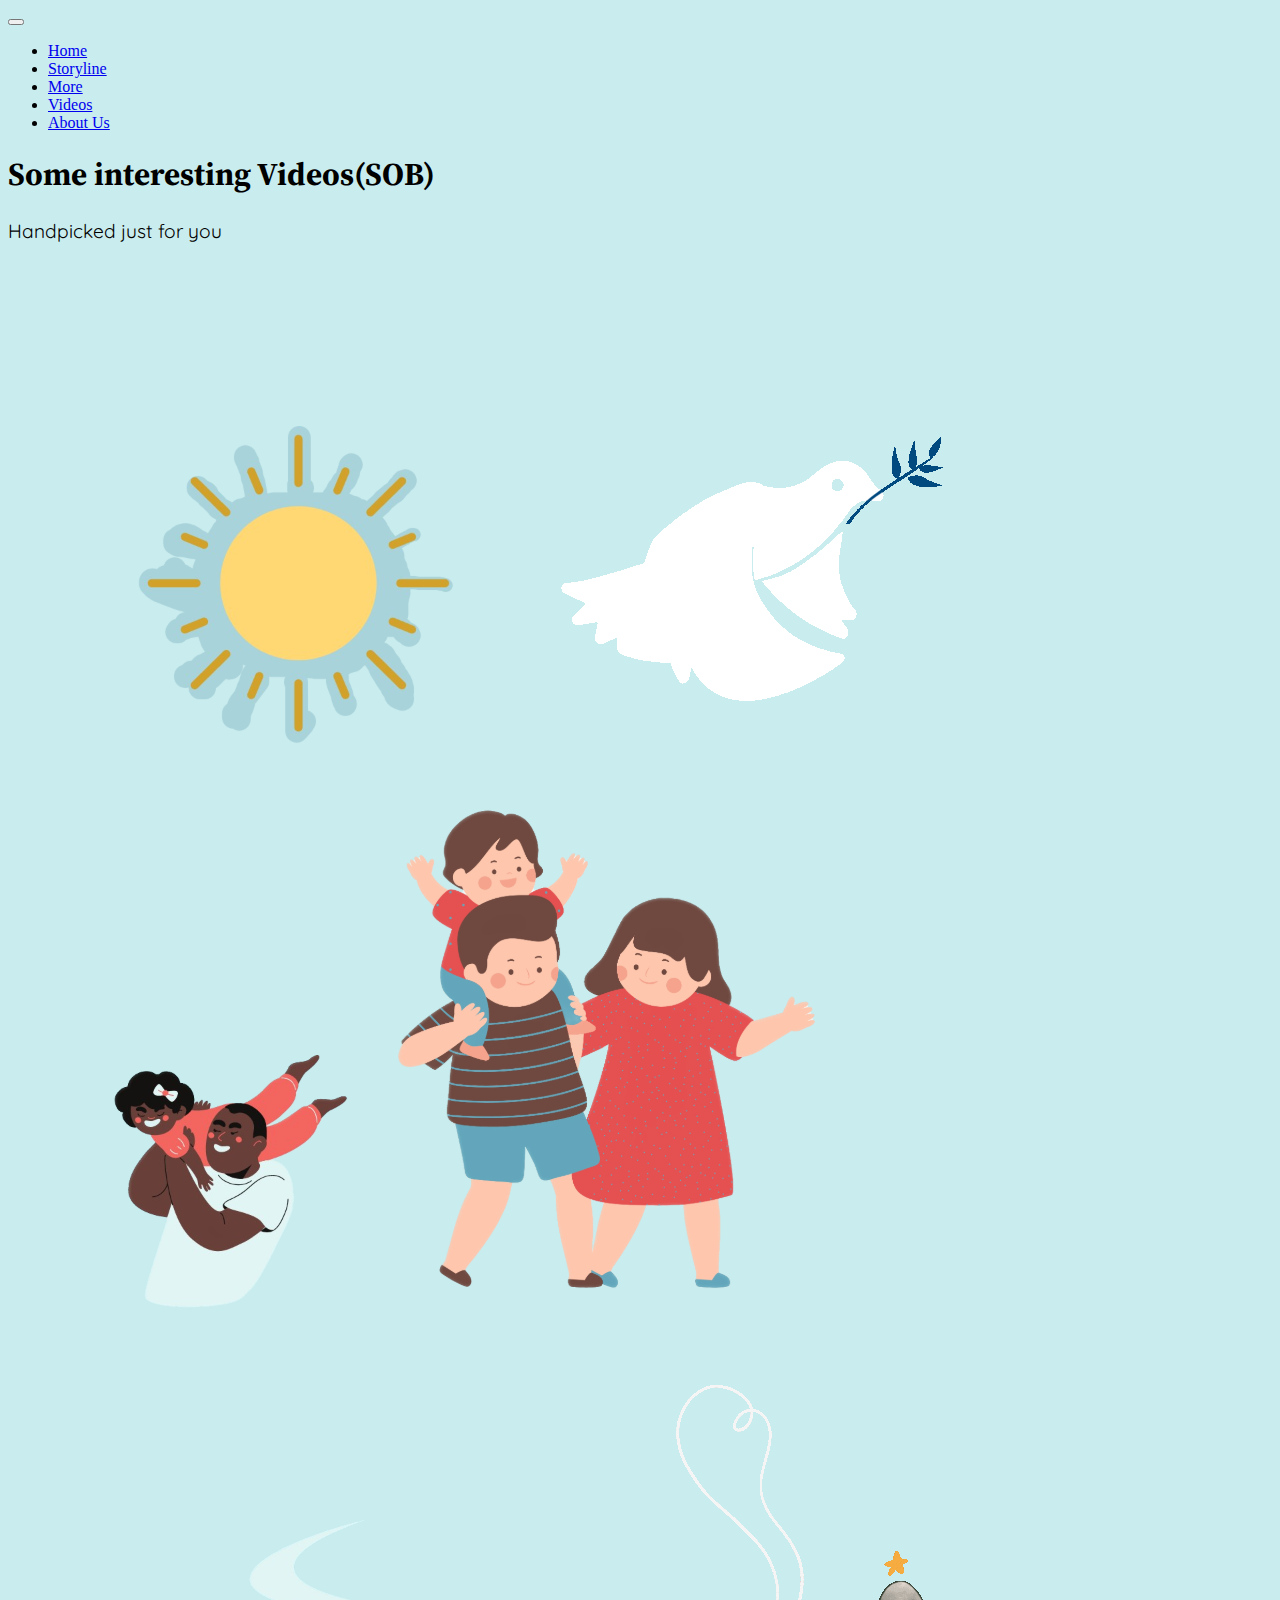
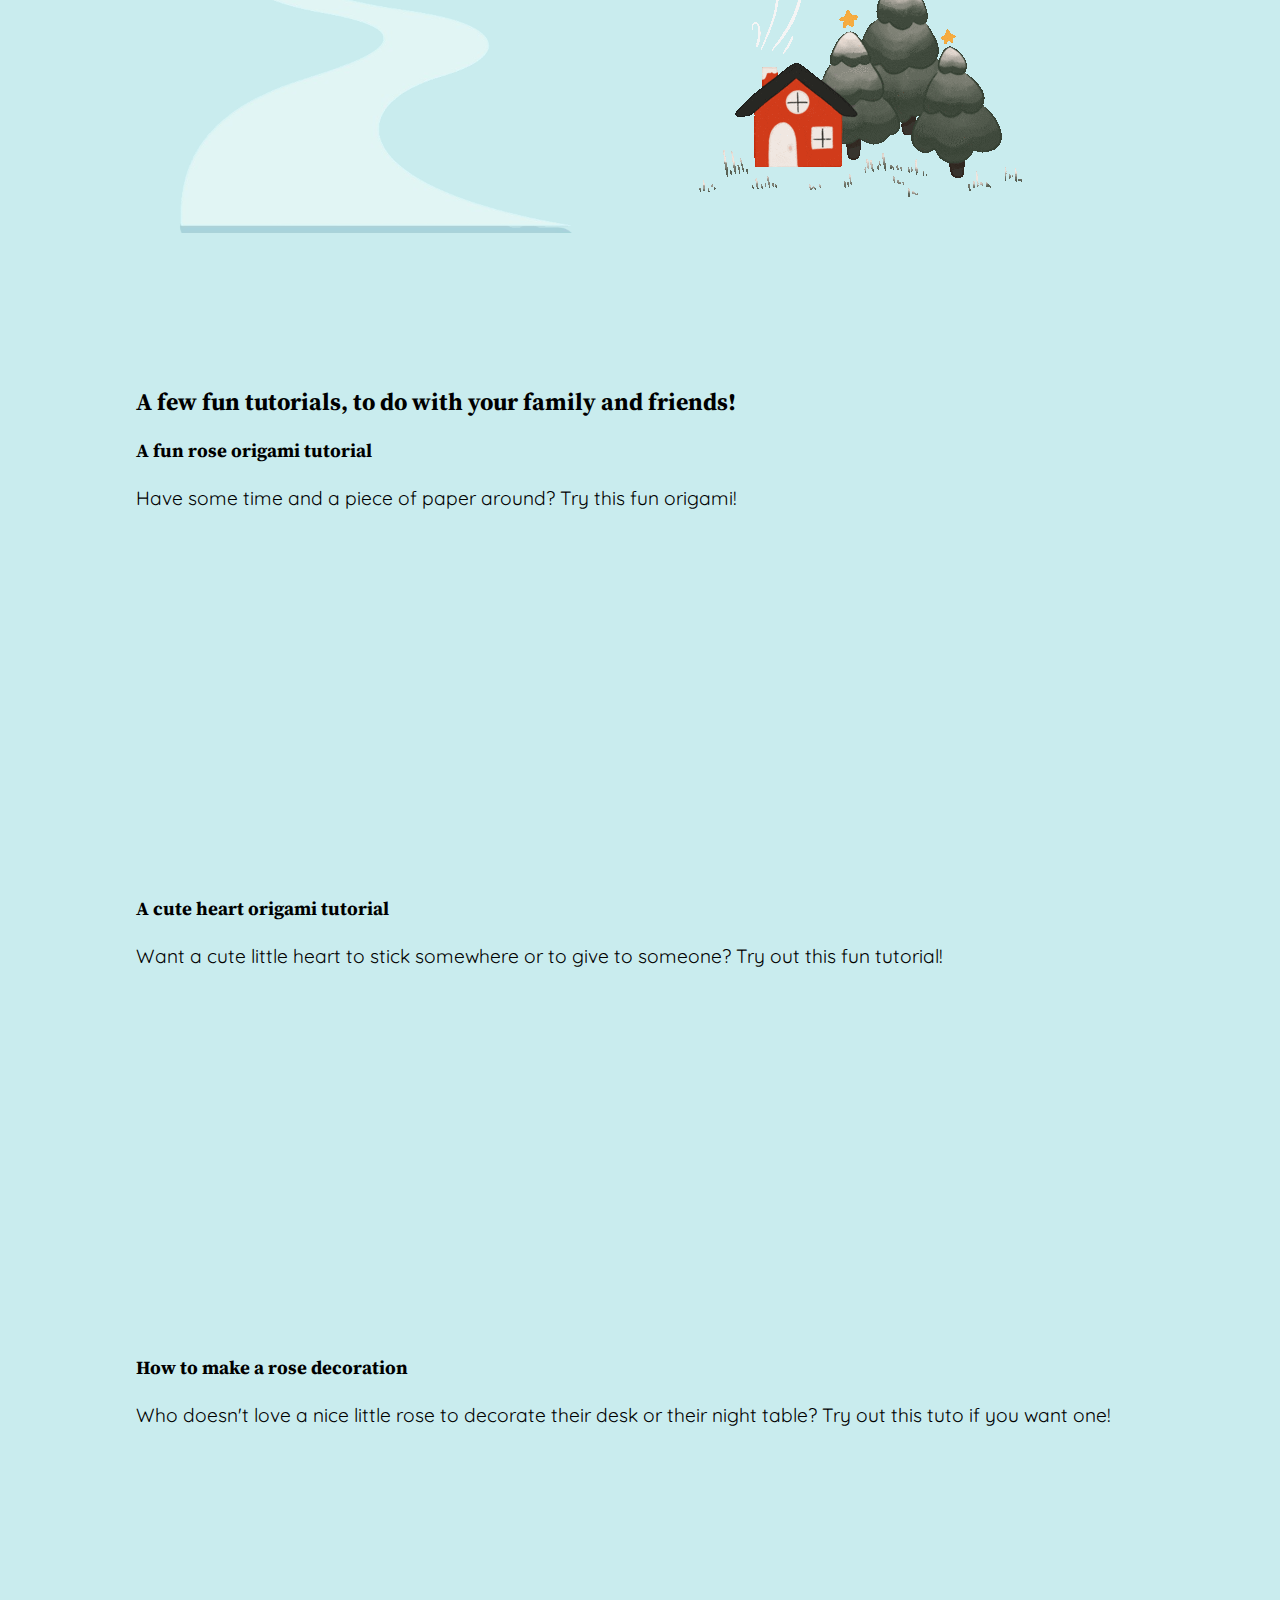
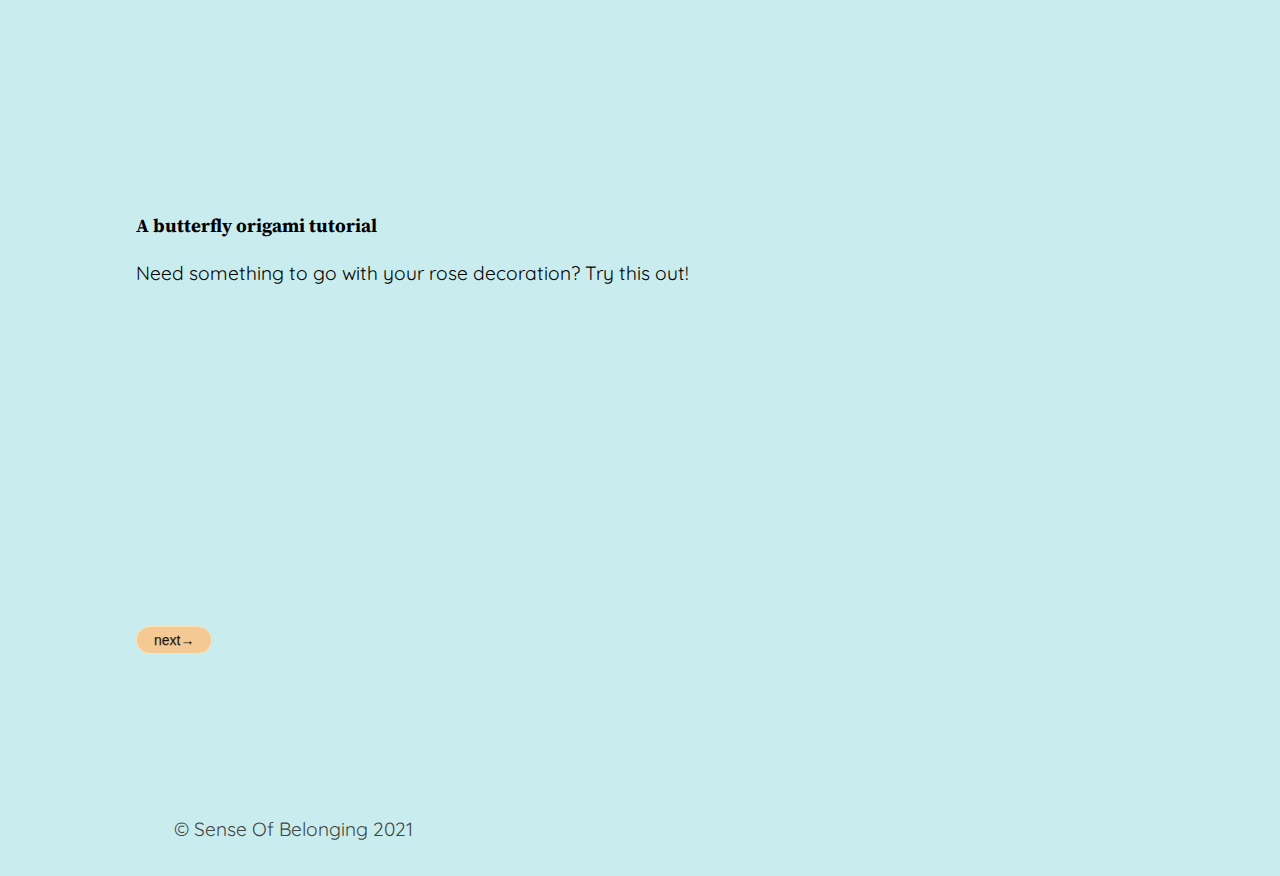
<file: videos.html>
<!DOCTYPE html>
<html lang="en" dir="ltr">


<head>
    <link rel="shortcut icon" type="image/ico" href="favicon (1).ico" />
    <meta charset="utf-8">
    <title>SOB</title>

    <!-- google fonts link -->
    <link href="https://fonts.googleapis.com/css2?family=Mali:ital,wght@1,600&display=swap" rel="stylesheet">
    <link href="https://fonts.googleapis.com/css2?family=Quicksand:wght@400;600&display=swap" rel="stylesheet">
    <link href="https://fonts.googleapis.com/css2?family=Source+Serif+Pro:ital,wght@1,900&display=swap" rel="stylesheet">
    <!-- Bootstrap link -->
    <link rel="stylesheet" href="https://stackpath.bootstrapcdn.com/bootstrap/4.5.0/css/bootstrap.min.css" integrity="sha384-9aIt2nRpC12Uk9gS9baDl411NQApFmC26EwAOH8WgZl5MYYxFfc+NcPb1dKGj7Sk" crossorigin="anonymous">

    <!-- css stylesheet -->
    <link rel="stylesheet" href="styles.css">

</head>



<body>

    <!--************************************* TITLE SECTION********************************** -->
    <section id="title-section">
        <link rel="shortcut icon" type="image/ico" href="favicon (1).ico" />
        <div class="container-fluid">
            <!-- navbar -->
            <nav class="navbar navbar-expand-md navbar-light">
                <div class="container-fluid">
                    <button class="navbar-toggler" type="button" data-bs-toggle="collapse" data-bs-target="#navbarCollapse" aria-controls="navbarCollapse" aria-expanded="false" aria-label="Toggle navigation">
            <span class="navbar-toggler-icon"></span>
          </button>
                    <div class="collapse navbar-collapse" id="navbarCollapse">
                        <ul class="navbar-nav me-auto mb-2 mb-md-0">
                            <li class="nav-item">
                                <a class="nav-link active" href="index.html">Home</a>
                            </li>
                            <li class="nav-item">
                                <a class="nav-link" href="storyline.html">Storyline</a>
                            </li>
                            <li class="nav-item">
                                <a class="nav-link" href="other.html">More</a>
                            </li>
                            <li class="nav-item">
                                <a class="nav-link" href="videos.html">Videos</a>
                            </li>
                            <li class="nav-item">
                                <a class="nav-link" href="about-us.html">About Us</a>
                            </li>
                        </ul>
                    </div>
                </div>
            </nav>
        </div>

        <!-- Title -->
        <div class="row">
            <div class="col-lg-6">
                <h1 class="big-heading title">Some interesting Videos(SOB)</h1>
                <p class="title-footer">Handpicked just for you</p>
            </div>
            <div class="col-lg-6">
                <img src="16.png" class="title-sun">
                <img src="dove.gif" class="title-dove">
                <img src="7.png" class="title-fada">
                <img src="5.png" class="title-walkers">
                <img class="title-road" src="14.png">
                <img class="title-house" src="view.gif">
            </div>
        </div>
    </section>

    <section id="second-section">
        <h2 class="title">A few fun tutorials, to do with your family and friends!</h2>
        <h3 class="title">A fun rose origami tutorial</h3>
        <p>Have some time and a piece of paper around? Try this fun origami!</p>
        <iframe class="vid" width="560" height="315" src="https://www.youtube.com/embed/-Sjj8ftNUu8" title="YouTube video player" frameborder="0" allow="accelerometer; autoplay; clipboard-write; encrypted-media; gyroscope; picture-in-picture" allowfullscreen></iframe>
        <h3 class="title"> <br> A cute heart origami tutorial</h3>
        <p>Want a cute little heart to stick somewhere or to give to someone? Try out this fun tutorial!</p>
        <iframe class="vid" width="560" height="315" src="https://www.youtube.com/embed/09VE68byYYo" title="YouTube video player" frameborder="0" allow="accelerometer; autoplay; clipboard-write; encrypted-media; gyroscope; picture-in-picture" allowfullscreen></iframe>
        <h3 class="title"> <br> How to make a rose decoration</h3>
        <p>Who doesn't love a nice little rose to decorate their desk or their night table? Try out this tuto if you want one!</p>
        <iframe class="vid" width="560" height="315" src="https://www.youtube.com/embed/UAmnlfyXaQE" title="YouTube video player" frameborder="0" allow="accelerometer; autoplay; clipboard-write; encrypted-media; gyroscope; picture-in-picture" allowfullscreen></iframe>
        <h3 class="title"> <br>A butterfly origami tutorial</h3>
        <p>Need something to go with your rose decoration? Try this out!</p>
        <iframe class="vid" width="560" height="315" src="https://www.youtube.com/embed/7BEoHLRitNI" title="YouTube video player" frameborder="0" allow="accelerometer; autoplay; clipboard-write; encrypted-media; gyroscope; picture-in-picture" allowfullscreen></iframe>
        <br>
        <a href="about-us.html" class="myButton">next→</a>
    </section>

    <footer id="footer" class="footer">
        <p class="copyright">© Sense Of Belonging 2021</p>
    </footer>

    <!-- *****************************FINAL SCRIPTS******************************* -->
    <!--Bootstrap JavaScript-->
    <script src="https://code.jquery.com/jquery-3.5.1.slim.min.js" integrity="sha384-DfXdz2htPH0lsSSs5nCTpuj/zy4C+OGpamoFVy38MVBnE+IbbVYUew+OrCXaRkfj" crossorigin="anonymous"></script>
    <script src="https://cdn.jsdelivr.net/npm/popper.js@1.16.0/dist/umd/popper.min.js" integrity="sha384-Q6E9RHvbIyZFJoft+2mJbHaEWldlvI9IOYy5n3zV9zzTtmI3UksdQRVvoxMfooAo" crossorigin="anonymous"></script>
    <script src="https://stackpath.bootstrapcdn.com/bootstrap/4.5.0/js/bootstrap.min.js" integrity="sha384-OgVRvuATP1z7JjHLkuOU7Xw704+h835Lr+6QL9UvYjZE3Ipu6Tp75j7Bh/kR0JKI" crossorigin="anonymous"></script>

</body>
</file>
<file: styles.css>
html,body{
  width: 100%;
}

body{
  background: #c9ecee;
  width: 100%;
  overflow-x: hidden;
}


.title{
  font-family: 'Source Serif Pro', serif;
  margin: 20px 0;
}
p{
  font-family: 'Quicksand', sans-serif;
  font-weight: 400;
  line-height: 30px;
  font-size: 1.2rem;
}
.special{
  font-weight: 600;
}

.quote{
  font-family: 'Mali', cursive;
}

.little{
  font-size: 1rem;
  position: relative;
  bottom: 10px;
}

/************TITLLE SECTION*************
/* navbar */
/*.navbar{
  color: #3b5360;
  padding: 0;
  bottom: 190px;
}


header.sticky{
  
  opacity: 0.9;

}




.nav-item{
  margin-top: 40px;
}

.nav-link{
  font-size: 1.5rem;
  font-family:'baloo', 'Molengo', sans-serif;
  display: block;
  margin-right: 10px;
  padding: 10px;
  

}

.navbar-other{
  position: relative;
  top: -180px;
}



.search-bar{
  position: relative;
  top: 0px;
}

.dropdown {
  background-color: white;
  border-radius:10%;
  padding: 3%;
  position: relative;
  top: 100px;
  right: 270px;
  display: inline-block;
  width: 200px;
}*/
/* title section */
/*#title-section{
  background-color: #a8d3da;
  color: #3b5360;
}

.title-sun{
  width: 30%;
  position: absolute;
  bottom: 133%;
  left: 68%;
}

.container-fluid {
  padding-top: 8%;
}

.au-title-img{
  position: relative;
  left: 150px;
}

.title-dove{
  width: 20%;
  position: absolute;
  right: 160%;
  bottom: 120%;
}

.big-heading {
  font-size:5rem;
  margin: 5px 40px 20px 60px;
  padding-bottom: 5%;
  position: relative;
  left: 150px;
  bottom: 150px;
  float: left;
}

.title-footer{
  position: absolute;
  bottom: 140px;
  left: 230px;
  font-size: 1.3rem;
  color: #435560;
}

.title-fada{
  width: 28%;
  position: absolute;
  top: 60%;
  right: 170%;
}

.title-house {
  width: 68%;
  position: absolute;
  bottom: 5px;
  right: 40px;
}

.title-walkers{
  width: 16%;
  position: absolute;
  left: 20%;
  top: 25%;
  z-index: 3;
}

.title-road{
width: 42%;
position: absolute;
top: 55%;
left: 5%;
}

.lg-col-6{
  padding: 0;
}*/

/****************SECOND SECTION***************/

#second-section{
  background-color: #c9ecee;
  padding: 10%;
}



.myButton {
	background-color:#f5c993;
	border-radius:20px;
	border:1px solid #ffe3b2;
	display:inline-block;
	cursor:pointer;
	color:#16171a;
	font-family:Arial;
	font-size:14px;
	padding:5px 17px;
	text-decoration:none;
	text-shadow:0 1px 0 #cc9f52;
}
.myButton:hover {
	background-color:#d19a58;
}
.myButton:active {
	position:relative;
	top:1px;
}


#chick{
  width: 250px;
}

.head-img{
  width: 20%;
  position: relative;
  left: 30%;
}

.an{
  position: relative;
  right: 170px;
  top: 30px;
}

.han{
  position: relative;
  bottom: 2px;
  right: 15px;
}

.nguyen{
  position: relative;
  top: 22px;
}
/********************FOOTER**************/
#footer{
  color: #424642;
  background-color: #c9ecee;
}

.copyright{
  padding: 1%;
  position: relative;
  left: 12%;
}
</file>
<file: Backtop.css>
#backtop{
	width: 50px;
	height: 50px;
	background: #00cec9;
	display: flex;
	justify-content: center;
	align-items: center;
	border-radius: 50%;
	position: fixed;
	right: 20px;
	bottom: 80px;
	cursor: pointer;
}
</file>
<file: bg-menu.css>
#menu-1{
  background: url(bg-menu-home.png) no-repeat;
  background-size: cover;
  color: #DC5B03;
 
  

}

#menu-2{
  background: url(bg-menu-2.png) no-repeat;
  background-size: cover;
  color: #E6A33D;
}

#menu-3{
  background: url(bg-menu-3.png) no-repeat;
  background-size: cover;
  color: #E1B444;
}

#menu-4{
  background: url(bg-menu-4.png) no-repeat;
  background-size: cover;
  color: #5E9E3E;
}

#menu-5{
  background: url(bg-menu-5.png) no-repeat;
  background-size: cover;
  color: #3B7A90;
}

#menu-6{
  background: url(bg-menu-6.png) no-repeat;
  background-size: cover;
  color: #A878DB;
}
</file>
<file: banner-main.css>
#title-section{
  background-color: #a8d3da;
  color: #3b5360;

}

.big-heading {
  font-size:5rem;
  
  
  position: relative;
  top: 15%;
  left: 25%;
  
}


.title-footer{
  position: relative;
  padding-bottom: 39%;
  font-size: 1.3rem;
  color: #435560;
  left: 34%;
  top: 12%;
}

.title-sun{

  
  width: 30%;
  position: absolute;
  left: 68%;
  top: -2%;
}

.title-dove{
  
  width: 20%;
  position: absolute;
  left: -85%;
  top: 5%;
}

.title-fada{
  
  width: 28%;
  position: absolute;
  top: 75%;
  left: -90%;
}


.title-walkers{
  width: 16%;
  position: absolute;
  bottom: 16%;
  right: 65%;
  z-index: 2;
}

.title-road{
  width: 42%;
  position: absolute;
  bottom: -0.5%;
  z-index: 1;
}

.title-house{
  
  width: 68%;
  position: absolute;
  bottom: 0;
  right: 5%;
}
</file>
<file: nav-bar.css>
.navbar{
  color: #3b5360;
  padding-top: 2%;
  padding-bottom: -2%;
  position: relative;
  
}

.nav-item{
  margin-right: 10px;
}

.nav-link{
  font-size: 1.5rem;
  font-family:'baloo', 'Molengo', sans-serif;

}
</file>
<file: About-Us-text.css>
#About-Us-text{
	font-weight: bold;
}
</file>
<file: flippicture.css>
html,body{
	width: 100%;
}


*{
	padding: 0px;
	margin: 0px;
	box-sizing: border-box;
}

.main-box{
	display: flex;
	
	align-items: center;
	/*width: 1170px;*/
	width: 1500px;
	
	margin-left: 5%;
	
}

.main-box2{
	display: flex;
	
	align-items: center;
	margin-left: -7%;
	width: 1500px;
	
}

.box{
	position: relative;
	width: 250px;
	height: 350px;
	transform-style: preserve-3d;
	perspective: 1000px;
	right: -330px;
	
}



.box img{
	position: absolute;
	backface-visibility: hidden;
	transition: 1s;
	
	justify-content: center;
	align-items: center;
}

.box img:nth-child(2){
	transform: rotateY(180deg);
}


.box:hover img:nth-child(2){
	transform: rotateY(0deg);
}

.box:hover img:nth-child(1){
	transform: rotateY(-180deg);
}
.han{
	width: 230px;
	border-radius: 5px;

}

.han-ct{
	left: -45px;
	bottom: -50px;
}

.box2{
	position: relative;
	width: 250px;
	height: 350px;
	transform-style: preserve-3d;
	perspective: 1000px;
	right: -450px;
	bottom: -40px;
}



.box2 img{
	position: absolute;
	backface-visibility: hidden;
	transition: 1s;
	
	justify-content: center;
	align-items: center;
}

.box2 img:nth-child(2){
	transform: rotateY(180deg);
}


.box2:hover img:nth-child(2){
	transform: rotateY(0deg);
}

.box2:hover img:nth-child(1){
	transform: rotateY(-180deg);
}
.nguyen{
	width: 230px;
	border-radius: 5px;



}

.nguyen-ct{
	left: -75px;
	
}

.box3{
	position: relative;
	width: 100px;
	height: 350px;
	transform-style: preserve-3d;
	perspective: 1000px;
	left: -80px;
	
}



.box3 img{
	position: absolute;
	backface-visibility: hidden;
	transition: 1s;
	
	justify-content: center;
	align-items: center;
}

.box3 img:nth-child(2){
	transform: rotateY(180deg);
}


.box3:hover img:nth-child(2){
	transform: rotateY(0deg);
}

.box3:hover img:nth-child(1){
	transform: rotateY(-180deg);
}
.an{
	width: 230px;
	border-radius: 5px;
	right: -400px;

}

.an-ct{
	right: -600px;
	bottom: -10px;

}



----------------------------------------------------------Hải---------------------------------------------
.box4{
	position: relative;
	width: 100px;
	height: 350px;
	/*right: -90%;*/
	background: black;
	/*top: -100px;*/
	float: left;

	
	
}

.box4 img{
	position: absolute;
	
	
	justify-content: center;
	align-items: center;
}

.hai{
	width: 630px;
	border-radius: 5px;
	margin-top: -140px;
	margin-left: 270px;
	/*bottom: -152%;
	right: 15%;
	*/

}
</file>
<file: socical-menu.css>
.social-menu{
	float: left;
	
}


.social-menu ul{
	position: absolute;
	margin: 5%;	

	transform: translate(-50%, -50%);
	display: flex;

}

.social-menu ul li{
	list-style: none;
	margin: 0px 15px;

}

.social-menu ul li .fas{
	font-size: 30px;
	line-height: 60px;
	
	color: #000;
}

.social-menu ul li .fas:hover{
	color: #fff;
}

.social-menu ul li .fab{
	font-size: 30px;
	line-height: 60px;
	
	color: #000;
}

.social-menu ul li .fab:hover{
	color: #fff;
}

.social-menu ul li a{
	position: relative;
	display: block;
	width: 100%;
	height: 100%;
	width: 60px;
	height: 60px;
	border-radius: 50px;
	background: #a8d3da;
	text-align: center;
	box-shadow: 0 5px 4px rgba(0, 0, 0, .5);
}

.social-menu ul li:nth-child(1) a:hover{
	background-color: #4285F4;
}

.social-menu ul li:nth-child(2) a:hover{
	background-color: #E4405F;
}

.social-menu ul li a:hover{
	transform: translate(0,-10px);
}

/*.social-menu ul{
	position: absolute;
	top: 50%;
	left: 50%;
	transform: translate(-50px,-50px);
	margin: 0px;
	padding: 0px;
	display: flex;
}

.social-menu ul li{
	position: relative;
	width: 60px;
	height: 60px;
	background: #f1f1f1;
	text-align: center;
	margin:  0 10px;
	border-radius: 50%;
	padding: 6px;
	box-sizing: border-box;
	text-decoration: none;
	box-shadow: 0 10px 15px rgba(0, 0, 0, 0.3);
	transition: .5s;
	justify-content: center;
	align-items: center;
}

.social-menu ul li a:hover{
	box-shadow: 0 2px 5px rgba(0, 0, 0, 0.3);
}

.social-menu ul li a .fas{
	width: 100%;
	height: 100%;
	display: block;
	background: #a8d3da;
	border-radius: 50px;
	line-height: calc(60px - 6px);
	font-size: 24px;
	color: #262626;
	transition: .5s;
}*/
</file>
<file: action-menu.css>
@import url('https://fonts.googleapis.com/css2?family=Poppins:wght@500&display=swap');

@media screen and (min-width: 1216px){
	*{
		box-sizing: border-box;
	}

	.container{
		display: flex;
	}


	.body{
		display: flex;
		justify-content: center;
		align-items: center;
		min-height: 15vh;
		width: 1500px;
		font-family: "poppins",sans-serif;
		height: 100px;
		
		margin-left: -200px;
		margin-top: 20px;
		
		
	}


	.list{
		display: flex;
		gap: 6px;
		
		
		
		
		
		
	}

	.list .user{
		position: relative;
		background: #a8d3da;
		height: 90px;
		display: flex;
		justify-content: center;
		align-items: center;
		border-radius: 10px;
		padding: 10px;
		gap: 10px;
	}




	.list .user .imBx{
		position: relative;
		width: 70px;
		height: 70px;
		overflow: hidden;
		border-radius: 6px;
	}

	.list .user .imBx img{
		
		position: absolute;
		top: 0;
		left: 0;
		width: 100%;
		height: 100%;
		object-fit: cover;
	}

	.list .user .details{
		display: flex;
		flex-direction: column;
		justify-content: center;
	}

	.list .user .details h3{
		font-weight: 600;
		line-height: 1.1em;
		margin-top: 30px;
		color: #559096;
	}

	.list .user .details p{
		font-weight: 600;
		font-size: 0.8em;
		color: rgba(0, 0, 0, 0.6);
		margin-top: -10px;
	}

	.navigation{
		position: relative;
		width: 40px;
		height: 90px;
		background: #a8d3da;
		border-radius: 10px;
		cursor: pointer;
		transition: 0.5s;
		display: flex;
		justify-content: center;
		align-items: center;
	}

	.navigation.active{
		width: 200px;
	}

	.navigation span{
		position: absolute;
		width: 6px;
		height: 6px;
		background: #000;
		border-radius: 50%;
		transition: 0.5s;
		border: 3px solid #000;
	}

	.navigation span:nth-child(1){
		transform: translateY(-12px);
	}

	.navigation span:nth-child(3){
		transform: translateY(12px);
	}

	.navigation.active span{
		width: 50px;
		height: 50px;
		display: flex;
		justify-content: center;
		align-items: center;
		transition: 0,5s;
	}


	.navigation.active span:nth-child(1){
		transform: translateY(0px) translateX(-60px);
	}

	.navigation.active span:nth-child(3){
		transform: translateY(0px) translateX(60px);
	}

	.navigation a{
		text-decoration: none;
		color: black;
		display: flex;
		justify-content: center;
		align-items: center;
	}

	.navigation span i{
		color: #fff;
		transition: 0,5s;
		font-size: 0px;
	}

	.navigation.active span i{
		font-size: 30px;
	}

	.navigation.active span:hover{
		background: #c9ecee;
	}
	.navigation.active span:hover i{
		color: #000;
	}

	/*--------------------------------------------------An-------------------------------------------------------------------------*/


	.body2{
		
		display: flex;
		justify-content: center;
		align-items: center;
		min-height: 15vh;
		max-width: 1500px;
		font-family: "poppins",sans-serif;
		height: 100px;
		
		margin-left: -130px;
		margin-top: 20px;
		
	}

	.list2{
		display: flex;
		gap: 6px;
		margin-left: 100px;
		
		
		
		
		
	}

	.list2 .user2{
		position: relative;
		background: #a8d3da;
		height: 90px;
		display: flex;
		justify-content: center;
		align-items: center;
		border-radius: 10px;
		padding: 10px;
		gap: 10px;
	}




	.list2 .user2 .imBx2{
		position: relative;
		width: 70px;
		height: 70px;
		overflow: hidden;
		border-radius: 6px;
	}

	.list2 .user2 .imBx2 img{
		
		position: absolute;
		top: 0;
		left: 0;
		width: 100%;
		height: 100%;
		object-fit: cover;
	}

	.list2 .user2 .details2{
		display: flex;
		flex-direction: column;
		justify-content: center;
	}

	.list2 .user2 .details2 h3{
		font-weight: 600;
		line-height: 1.1em;
		margin-top: 30px;
		color: #559096;
	}

	.list2 .user2 .details2 p{
		font-weight: 600;
		font-size: 0.8em;
		color: rgba(0, 0, 0, 0.6);
		margin-top: -10px;
	}

	.navigation2{
		position: relative;
		width: 40px;
		height: 90px;
		background: #a8d3da;
		border-radius: 10px;
		cursor: pointer;
		transition: 0.5s;
		display: flex;
		justify-content: center;
		align-items: center;
	}

	.navigation2.active2{
		width: 200px;
	}

	.navigation2 span{
		position: absolute;
		width: 6px;
		height: 6px;
		background: #000;
		border-radius: 50%;
		transition: 0.5s;
		border: 3px solid #000;
	}

	.navigation2 span:nth-child(1){
		transform: translateY(-12px);
	}

	.navigation2 span:nth-child(3){
		transform: translateY(12px);
	}

	.navigation2.active2 span{
		width: 50px;
		height: 50px;
		display: flex;
		justify-content: center;
		align-items: center;
		transition: 0,5s;
	}


	.navigation2.active2 span:nth-child(1){
		transform: translateY(0px) translateX(-60px);
	}

	.navigation2.active2 span:nth-child(3){
		transform: translateY(0px) translateX(60px);
	}

	.navigation2 a{
		text-decoration: none;
		color: black;
		display: flex;
		justify-content: center;
		align-items: center;
	}

	.navigation2 span i{
		color: #fff;
		transition: 0,5s;
		font-size: 0px;
	}

	.navigation2.active2 span i{
		font-size: 30px;
	}

	.navigation2.active2 span:hover{
		background: #c9ecee;
	}
	.navigation2.active2 span:hover i{
		color: #000;
	}

	/*----------------------------------------------Nguyen-------------------------------------------*/

	.body3{
		display: flex;
		justify-content: center;
		align-items: center;
		min-height: 100vh;
		font-family: "poppins",sans-serif;
		height: 100px;
		margin-top: -790px;
		margin-right: -600px;
		
	}


	.list3{
		display: flex;
		gap: 6px;
		margin-left: 100px;
		
		
		
		
		
	}

	.list3 .user3{
		position: relative;
		background: #a8d3da;
		height: 90px;
		display: flex;
		justify-content: center;
		align-items: center;
		border-radius: 10px;
		padding: 10px;
		gap: 10px;
	}




	.list3 .user3 .imBx3{
		position: relative;
		width: 70px;
		height: 70px;
		overflow: hidden;
		border-radius: 6px;
	}

	.list3 .user3 .imBx3 img{
		
		position: absolute;
		top: 0;
		left: 0;
		width: 100%;
		height: 100%;
		object-fit: cover;
	}

	.list3 .user3 .details3{
		display: flex;
		flex-direction: column;
		justify-content: center;
	}

	.list3 .user3 .details3 h3{
		font-weight: 600;
		line-height: 1.1em;
		margin-top: 30px;
		color: #559096;
	}

	.list3 .user3 .details3 p{
		font-weight: 600;
		font-size: 0.8em;
		color: rgba(0, 0, 0, 0.6);
		margin-top: -10px;
	}

	.navigation3{
		position: relative;
		width: 40px;
		height: 90px;
		background: #a8d3da;
		border-radius: 10px;
		cursor: pointer;
		transition: 0.5s;
		display: flex;
		justify-content: center;
		align-items: center;
	}

	.navigation3.active3{
		width: 200px;
	}

	.navigation3 span{
		position: absolute;
		width: 6px;
		height: 6px;
		background: #000;
		border-radius: 50%;
		transition: 0.5s;
		border: 3px solid #000;
	}

	.navigation3 span:nth-child(1){
		transform: translateY(-12px);
	}

	.navigation3 span:nth-child(3){
		transform: translateY(12px);
	}

	.navigation3.active3 span{
		width: 50px;
		height: 50px;
		display: flex;
		justify-content: center;
		align-items: center;
		transition: 0,5s;
	}


	.navigation3.active3 span:nth-child(1){
		transform: translateY(0px) translateX(-60px);
	}

	.navigation3.active3 span:nth-child(3){
		transform: translateY(0px) translateX(60px);
	}

	.navigation3 a{
		text-decoration: none;
		color: black;
		display: flex;
		justify-content: center;
		align-items: center;
	}

	.navigation3 span i{
		color: #fff;
		transition: 0,5s;
		font-size: 0px;
	}

	.navigation3.active3 span i{
		font-size: 30px;
	}

	.navigation3.active3 span:hover{
		background: #c9ecee;
	}
	.navigation3.active3 span:hover i{
		color: #000;
	}

}

	.list4{
		display: flex;
		gap: 6px;
		margin-left: 100px;
		
		
		
		
		
	}

	.list4 .user4{
		position: relative;
		background: #a8d3da;
		height: 90px;
		display: flex;
		justify-content: center;
		align-items: center;
		border-radius: 10px;
		padding: 10px;
		gap: 10px;
	}




	.list4 .user4 .imBx4{
		position: relative;
		width: 70px;
		height: 70px;
		overflow: hidden;
		border-radius: 6px;
	}

	.list4 .user4 .imBx4 img{
		
		position: absolute;
		top: 0;
		left: 0;
		width: 100%;
		height: 100%;
		object-fit: cover;
	}

	.list4 .user4 .details4{
		display: flex;
		flex-direction: column;
		justify-content: center;
	}

	.list4 .user4 .details4 h3{
		font-weight: 600;
		line-height: 1.1em;
		margin-top: 30px;
		color: #559096;
	}

	.list4 .user4 .details4 p{
		font-weight: 600;
		font-size: 0.8em;
		color: rgba(0, 0, 0, 0.6);
		margin-top: -10px;
	}

	.navigation4{
		position: relative;
		width: 40px;
		height: 90px;
		background: #a8d3da;
		border-radius: 10px;
		cursor: pointer;
		transition: 0.5s;
		display: flex;
		justify-content: center;
		align-items: center;
	}

	.navigation4.active4{
		width: 200px;
	}

	.navigation4 span{
		position: absolute;
		width: 6px;
		height: 6px;
		background: #000;
		border-radius: 50%;
		transition: 0.5s;
		border: 3px solid #000;
	}

	.navigation4 span:nth-child(1){
		transform: translateY(-12px);
	}

	.navigation4 span:nth-child(3){
		transform: translateY(12px);
	}

	.navigation4.active4 span{
		width: 50px;
		height: 50px;
		display: flex;
		justify-content: center;
		align-items: center;
		transition: 0,5s;
	}


	.navigation4.active4 span:nth-child(1){
		transform: translateY(0px) translateX(-60px);
	}

	.navigation4.active4 span:nth-child(3){
		transform: translateY(0px) translateX(60px);
	}

	.navigation4 a{
		text-decoration: none;
		color: black;
		display: flex;
		justify-content: center;
		align-items: center;
	}

	.navigation4 span i{
		color: #fff;
		transition: 0,5s;
		font-size: 0px;
	}

	.navigation4.active4 span i{
		font-size: 30px;
	}

	.navigation4.active4 span:hover{
		background: #c9ecee;
	}
	.navigation4.active4 span:hover i{
		color: #000;
	}


































@media screen and (min-width: 992px) and (max-width: 1216px){
	*{
		box-sizing: border-box;
		/*background: black;*/
	}

	.container{
		display: flex;
	}


	.body{
		display: flex;
		justify-content: center;
		align-items: center;
		min-height: 15vh;
		width: 1500px;
		font-family: "poppins",sans-serif;
		height: 100px;
		
		margin-left: -200px;
		margin-top: 20px;

		
		
	}


	.list{
		display: flex;
		gap: 6px;
		
		
		
		
		
		
	}

	.list .user{
		position: relative;
		background: #a8d3da;
		height: 90px;
		display: flex;
		justify-content: center;
		align-items: center;
		border-radius: 10px;
		padding: 10px;
		gap: 10px;
	}




	.list .user .imBx{
		position: relative;
		width: 70px;
		height: 70px;
		overflow: hidden;
		border-radius: 6px;
	}

	.list .user .imBx img{
		
		position: absolute;
		top: 0;
		left: 0;
		width: 100%;
		height: 100%;
		object-fit: cover;
	}

	.list .user .details{
		display: flex;
		flex-direction: column;
		justify-content: center;
	}

	.list .user .details h3{
		font-weight: 600;
		line-height: 1.1em;
		margin-top: 30px;
		color: #559096;
	}

	.list .user .details p{
		font-weight: 600;
		font-size: 0.8em;
		color: rgba(0, 0, 0, 0.6);
		margin-top: -10px;
	}

	.navigation{
		position: relative;
		width: 40px;
		height: 90px;
		background: #a8d3da;
		border-radius: 10px;
		cursor: pointer;
		transition: 0.5s;
		display: flex;
		justify-content: center;
		align-items: center;
	}

	.navigation.active{
		width: 200px;
	}

	.navigation span{
		position: absolute;
		width: 6px;
		height: 6px;
		background: #000;
		border-radius: 50%;
		transition: 0.5s;
		border: 3px solid #000;
	}

	.navigation span:nth-child(1){
		transform: translateY(-12px);
	}

	.navigation span:nth-child(3){
		transform: translateY(12px);
	}

	.navigation.active span{
		width: 50px;
		height: 50px;
		display: flex;
		justify-content: center;
		align-items: center;
		transition: 0,5s;
	}


	.navigation.active span:nth-child(1){
		transform: translateY(0px) translateX(-60px);
	}

	.navigation.active span:nth-child(3){
		transform: translateY(0px) translateX(60px);
	}

	.navigation a{
		text-decoration: none;
		color: black;
		display: flex;
		justify-content: center;
		align-items: center;
	}

	.navigation span i{
		color: #fff;
		transition: 0,5s;
		font-size: 0px;
	}

	.navigation.active span i{
		font-size: 30px;
	}

	.navigation.active span:hover{
		background: #c9ecee;
	}
	.navigation.active span:hover i{
		color: #000;
	}

	/*--------------------------------------------------An-------------------------------------------------------------------------*/

	.body2{
		
		display: flex;
		justify-content: center;
		align-items: center;
		min-height: 15vh;
		max-width: 1500px;
		font-family: "poppins",sans-serif;
		height: 100px;
		
		margin-left: -250px;
		margin-top: 20px;
		background: black;
	}


	.list2{
		display: flex;
		gap: 6px;
		margin-left: 100px;
		
		
		
		
		
	}

	.list2 .user2{
		position: relative;
		background: #a8d3da;
		height: 90px;
		display: flex;
		justify-content: center;
		align-items: center;
		border-radius: 10px;
		padding: 10px;
		gap: 10px;
	}




	.list2 .user2 .imBx2{
		position: relative;
		width: 70px;
		height: 70px;
		overflow: hidden;
		border-radius: 6px;
	}

	.list2 .user2 .imBx2 img{
		
		position: absolute;
		top: 0;
		left: 0;
		width: 100%;
		height: 100%;
		object-fit: cover;
	}

	.list2 .user2 .details2{
		display: flex;
		flex-direction: column;
		justify-content: center;
	}

	.list2 .user2 .details2 h3{
		font-weight: 600;
		line-height: 1.1em;
		margin-top: 30px;
		color: #559096;
	}

	.list2 .user2 .details2 p{
		font-weight: 600;
		font-size: 0.8em;
		color: rgba(0, 0, 0, 0.6);
		margin-top: -10px;
	}

	.navigation2{
		position: relative;
		width: 40px;
		height: 90px;
		background: #a8d3da;
		border-radius: 10px;
		cursor: pointer;
		transition: 0.5s;
		display: flex;
		justify-content: center;
		align-items: center;
	}

	.navigation2.active2{
		width: 200px;
	}

	.navigation2 span{
		position: absolute;
		width: 6px;
		height: 6px;
		background: #000;
		border-radius: 50%;
		transition: 0.5s;
		border: 3px solid #000;
	}

	.navigation2 span:nth-child(1){
		transform: translateY(-12px);
	}

	.navigation2 span:nth-child(3){
		transform: translateY(12px);
	}

	.navigation2.active2 span{
		width: 50px;
		height: 50px;
		display: flex;
		justify-content: center;
		align-items: center;
		transition: 0,5s;
	}


	.navigation2.active2 span:nth-child(1){
		transform: translateY(0px) translateX(-60px);
	}

	.navigation2.active2 span:nth-child(3){
		transform: translateY(0px) translateX(60px);
	}

	.navigation2 a{
		text-decoration: none;
		color: black;
		display: flex;
		justify-content: center;
		align-items: center;
	}

	.navigation2 span i{
		color: #fff;
		transition: 0,5s;
		font-size: 0px;
	}

	.navigation2.active2 span i{
		font-size: 30px;
	}

	.navigation2.active2 span:hover{
		background: #c9ecee;
	}
	.navigation2.active2 span:hover i{
		color: #000;
	}

	/*----------------------------------------------Nguyen-------------------------------------------*/

	.body3{
		display: flex;
		justify-content: center;
		align-items: center;
		min-height: 100vh;
		font-family: "poppins",sans-serif;
		height: 100px;
		margin-top: -790px;
		margin-right: -600px;
		
	}


	.list3{
		display: flex;
		gap: 6px;
		margin-left: 100px;
		
		
		
		
		
	}

	.list3 .user3{
		position: relative;
		background: #a8d3da;
		height: 90px;
		display: flex;
		justify-content: center;
		align-items: center;
		border-radius: 10px;
		padding: 10px;
		gap: 10px;
	}




	.list3 .user3 .imBx3{
		position: relative;
		width: 70px;
		height: 70px;
		overflow: hidden;
		border-radius: 6px;
	}

	.list3 .user3 .imBx3 img{
		
		position: absolute;
		top: 0;
		left: 0;
		width: 100%;
		height: 100%;
		object-fit: cover;
	}

	.list3 .user3 .details3{
		display: flex;
		flex-direction: column;
		justify-content: center;
	}

	.list3 .user3 .details3 h3{
		font-weight: 600;
		line-height: 1.1em;
		margin-top: 30px;
		color: #559096;
	}

	.list3 .user3 .details3 p{
		font-weight: 600;
		font-size: 0.8em;
		color: rgba(0, 0, 0, 0.6);
		margin-top: -10px;
	}

	.navigation3{
		position: relative;
		width: 40px;
		height: 90px;
		background: #a8d3da;
		border-radius: 10px;
		cursor: pointer;
		transition: 0.5s;
		display: flex;
		justify-content: center;
		align-items: center;
	}

	.navigation3.active3{
		width: 200px;
	}

	.navigation3 span{
		position: absolute;
		width: 6px;
		height: 6px;
		background: #000;
		border-radius: 50%;
		transition: 0.5s;
		border: 3px solid #000;
	}

	.navigation3 span:nth-child(1){
		transform: translateY(-12px);
	}

	.navigation3 span:nth-child(3){
		transform: translateY(12px);
	}

	.navigation3.active3 span{
		width: 50px;
		height: 50px;
		display: flex;
		justify-content: center;
		align-items: center;
		transition: 0,5s;
	}


	.navigation3.active3 span:nth-child(1){
		transform: translateY(0px) translateX(-60px);
	}

	.navigation3.active3 span:nth-child(3){
		transform: translateY(0px) translateX(60px);
	}

	.navigation3 a{
		text-decoration: none;
		color: black;
		display: flex;
		justify-content: center;
		align-items: center;
	}

	.navigation3 span i{
		color: #fff;
		transition: 0,5s;
		font-size: 0px;
	}

	.navigation3.active3 span i{
		font-size: 30px;
	}

	.navigation3.active3 span:hover{
		background: #c9ecee;
	}
	.navigation3.active3 span:hover i{
		color: #000;
	}

}










































@media screen and (min-width: 768px) and (max-width: 992px){
	*{
		box-sizing: border-box;
	}

	


	.body{
		display: flex;
		justify-content: center;
		align-items: center;
		min-height: 15vh;
		width: 1500px;
		font-family: "poppins",sans-serif;
		height: 100px;
		
		margin-left: -200px;
		margin-top: 20px;
		
		
	}


	.list{
		display: flex;
		gap: 6px;
		
		
		
		
		
		
	}

	.list .user{
		position: relative;
		background: #a8d3da;
		height: 90px;
		display: flex;
		justify-content: center;
		align-items: center;
		border-radius: 10px;
		padding: 10px;
		gap: 10px;
	}




	.list .user .imBx{
		position: relative;
		width: 70px;
		height: 70px;
		overflow: hidden;
		border-radius: 6px;
	}

	.list .user .imBx img{
		
		position: absolute;
		top: 0;
		left: 0;
		width: 100%;
		height: 100%;
		object-fit: cover;
	}

	.list .user .details{
		display: flex;
		flex-direction: column;
		justify-content: center;
	}

	.list .user .details h3{
		font-weight: 600;
		line-height: 1.1em;
		margin-top: 30px;
		color: #559096;
	}

	.list .user .details p{
		font-weight: 600;
		font-size: 0.8em;
		color: rgba(0, 0, 0, 0.6);
		margin-top: -10px;
	}

	.navigation{
		position: relative;
		width: 40px;
		height: 90px;
		background: #a8d3da;
		border-radius: 10px;
		cursor: pointer;
		transition: 0.5s;
		display: flex;
		justify-content: center;
		align-items: center;
	}

	.navigation.active{
		width: 200px;
	}

	.navigation span{
		position: absolute;
		width: 6px;
		height: 6px;
		background: #000;
		border-radius: 50%;
		transition: 0.5s;
		border: 3px solid #000;
	}

	.navigation span:nth-child(1){
		transform: translateY(-12px);
	}

	.navigation span:nth-child(3){
		transform: translateY(12px);
	}

	.navigation.active span{
		width: 50px;
		height: 50px;
		display: flex;
		justify-content: center;
		align-items: center;
		transition: 0,5s;
	}


	.navigation.active span:nth-child(1){
		transform: translateY(0px) translateX(-60px);
	}

	.navigation.active span:nth-child(3){
		transform: translateY(0px) translateX(60px);
	}

	.navigation a{
		text-decoration: none;
		color: black;
		display: flex;
		justify-content: center;
		align-items: center;
	}

	.navigation span i{
		color: #fff;
		transition: 0,5s;
		font-size: 0px;
	}

	.navigation.active span i{
		font-size: 30px;
	}

	.navigation.active span:hover{
		background: #c9ecee;
	}
	.navigation.active span:hover i{
		color: #000;
	}

	/*--------------------------------------------------An-------------------------------------------------------------------------*/

	.body2{
		
		display: flex;
		justify-content: center;
		align-items: center;
		min-height: 15vh;
		max-width: 1500px;
		font-family: "poppins",sans-serif;
		height: 100px;
		
		margin-left: -250px;
		margin-top: 20px;
		background: black;
	}


	.list2{
		display: flex;
		gap: 6px;
		margin-left: 100px;
		
		
		
		
		
	}

	.list2 .user2{
		position: relative;
		background: #a8d3da;
		height: 90px;
		display: flex;
		justify-content: center;
		align-items: center;
		border-radius: 10px;
		padding: 10px;
		gap: 10px;
	}




	.list2 .user2 .imBx2{
		position: relative;
		width: 70px;
		height: 70px;
		overflow: hidden;
		border-radius: 6px;
	}

	.list2 .user2 .imBx2 img{
		
		position: absolute;
		top: 0;
		left: 0;
		width: 100%;
		height: 100%;
		object-fit: cover;
	}

	.list2 .user2 .details2{
		display: flex;
		flex-direction: column;
		justify-content: center;
	}

	.list2 .user2 .details2 h3{
		font-weight: 600;
		line-height: 1.1em;
		margin-top: 30px;
		color: #559096;
	}

	.list2 .user2 .details2 p{
		font-weight: 600;
		font-size: 0.8em;
		color: rgba(0, 0, 0, 0.6);
		margin-top: -10px;
	}

	.navigation2{
		position: relative;
		width: 40px;
		height: 90px;
		background: #a8d3da;
		border-radius: 10px;
		cursor: pointer;
		transition: 0.5s;
		display: flex;
		justify-content: center;
		align-items: center;
	}

	.navigation2.active2{
		width: 200px;
	}

	.navigation2 span{
		position: absolute;
		width: 6px;
		height: 6px;
		background: #000;
		border-radius: 50%;
		transition: 0.5s;
		border: 3px solid #000;
	}

	.navigation2 span:nth-child(1){
		transform: translateY(-12px);
	}

	.navigation2 span:nth-child(3){
		transform: translateY(12px);
	}

	.navigation2.active2 span{
		width: 50px;
		height: 50px;
		display: flex;
		justify-content: center;
		align-items: center;
		transition: 0,5s;
	}


	.navigation2.active2 span:nth-child(1){
		transform: translateY(0px) translateX(-60px);
	}

	.navigation2.active2 span:nth-child(3){
		transform: translateY(0px) translateX(60px);
	}

	.navigation2 a{
		text-decoration: none;
		color: black;
		display: flex;
		justify-content: center;
		align-items: center;
	}

	.navigation2 span i{
		color: #fff;
		transition: 0,5s;
		font-size: 0px;
	}

	.navigation2.active2 span i{
		font-size: 30px;
	}

	.navigation2.active2 span:hover{
		background: #c9ecee;
	}
	.navigation2.active2 span:hover i{
		color: #000;
	}

	/*----------------------------------------------Nguyen-------------------------------------------*/

	.body3{
		display: flex;
		justify-content: center;
		align-items: center;
		min-height: 100vh;
		font-family: "poppins",sans-serif;
		height: 100px;
		margin-top: -790px;
		margin-right: -600px;
		
	}


	.list3{
		display: flex;
		gap: 6px;
		margin-left: 100px;
		
		
		
		
		
	}

	.list3 .user3{
		position: relative;
		background: #a8d3da;
		height: 90px;
		display: flex;
		justify-content: center;
		align-items: center;
		border-radius: 10px;
		padding: 10px;
		gap: 10px;
	}




	.list3 .user3 .imBx3{
		position: relative;
		width: 70px;
		height: 70px;
		overflow: hidden;
		border-radius: 6px;
	}

	.list3 .user3 .imBx3 img{
		
		position: absolute;
		top: 0;
		left: 0;
		width: 100%;
		height: 100%;
		object-fit: cover;
	}

	.list3 .user3 .details3{
		display: flex;
		flex-direction: column;
		justify-content: center;
	}

	.list3 .user3 .details3 h3{
		font-weight: 600;
		line-height: 1.1em;
		margin-top: 30px;
		color: #559096;
	}

	.list3 .user3 .details3 p{
		font-weight: 600;
		font-size: 0.8em;
		color: rgba(0, 0, 0, 0.6);
		margin-top: -10px;
	}

	.navigation3{
		position: relative;
		width: 40px;
		height: 90px;
		background: #a8d3da;
		border-radius: 10px;
		cursor: pointer;
		transition: 0.5s;
		display: flex;
		justify-content: center;
		align-items: center;
	}

	.navigation3.active3{
		width: 200px;
	}

	.navigation3 span{
		position: absolute;
		width: 6px;
		height: 6px;
		background: #000;
		border-radius: 50%;
		transition: 0.5s;
		border: 3px solid #000;
	}

	.navigation3 span:nth-child(1){
		transform: translateY(-12px);
	}

	.navigation3 span:nth-child(3){
		transform: translateY(12px);
	}

	.navigation3.active3 span{
		width: 50px;
		height: 50px;
		display: flex;
		justify-content: center;
		align-items: center;
		transition: 0,5s;
	}


	.navigation3.active3 span:nth-child(1){
		transform: translateY(0px) translateX(-60px);
	}

	.navigation3.active3 span:nth-child(3){
		transform: translateY(0px) translateX(60px);
	}

	.navigation3 a{
		text-decoration: none;
		color: black;
		display: flex;
		justify-content: center;
		align-items: center;
	}

	.navigation3 span i{
		color: #fff;
		transition: 0,5s;
		font-size: 0px;
	}

	.navigation3.active3 span i{
		font-size: 30px;
	}

	.navigation3.active3 span:hover{
		background: #c9ecee;
	}
	.navigation3.active3 span:hover i{
		color: #000;
	}

}





























@media screen and (max-width: 768px){
	*{
		box-sizing: border-box;
	}

	.container{
		display: flex;
	}


	.body{
		display: flex;
		justify-content: center;
		align-items: center;
		min-height: 15vh;
		width: 1500px;
		font-family: "poppins",sans-serif;
		height: 100px;
		
		margin-left: -200px;
		margin-top: 20px;
		
	}


	.list{
		display: flex;
		gap: 6px;
		
		
		
		
		
		
	}

	.list .user{
		position: relative;
		background: #a8d3da;
		height: 90px;
		display: flex;
		justify-content: center;
		align-items: center;
		border-radius: 10px;
		padding: 10px;
		gap: 10px;
	}




	.list .user .imBx{
		position: relative;
		width: 70px;
		height: 70px;
		overflow: hidden;
		border-radius: 6px;
	}

	.list .user .imBx img{
		
		position: absolute;
		top: 0;
		left: 0;
		width: 100%;
		height: 100%;
		object-fit: cover;
	}

	.list .user .details{
		display: flex;
		flex-direction: column;
		justify-content: center;
	}

	.list .user .details h3{
		font-weight: 600;
		line-height: 1.1em;
		margin-top: 30px;
		color: #559096;
	}

	.list .user .details p{
		font-weight: 600;
		font-size: 0.8em;
		color: rgba(0, 0, 0, 0.6);
		margin-top: -10px;
	}

	.navigation{
		position: relative;
		width: 40px;
		height: 90px;
		background: #a8d3da;
		border-radius: 10px;
		cursor: pointer;
		transition: 0.5s;
		display: flex;
		justify-content: center;
		align-items: center;
	}

	.navigation.active{
		width: 200px;
	}

	.navigation span{
		position: absolute;
		width: 6px;
		height: 6px;
		background: #000;
		border-radius: 50%;
		transition: 0.5s;
		border: 3px solid #000;
	}

	.navigation span:nth-child(1){
		transform: translateY(-12px);
	}

	.navigation span:nth-child(3){
		transform: translateY(12px);
	}

	.navigation.active span{
		width: 50px;
		height: 50px;
		display: flex;
		justify-content: center;
		align-items: center;
		transition: 0,5s;
	}


	.navigation.active span:nth-child(1){
		transform: translateY(0px) translateX(-60px);
	}

	.navigation.active span:nth-child(3){
		transform: translateY(0px) translateX(60px);
	}

	.navigation a{
		text-decoration: none;
		color: black;
		display: flex;
		justify-content: center;
		align-items: center;
	}

	.navigation span i{
		color: #fff;
		transition: 0,5s;
		font-size: 0px;
	}

	.navigation.active span i{
		font-size: 30px;
	}

	.navigation.active span:hover{
		background: #c9ecee;
	}
	.navigation.active span:hover i{
		color: #000;
	}

	/*--------------------------------------------------An-------------------------------------------------------------------------*/

	.body2{
		
		display: flex;
		justify-content: center;
		align-items: center;
		min-height: 15vh;
		max-width: 1500px;
		font-family: "poppins",sans-serif;
		height: 100px;
		
		margin-left: -250px;
		margin-top: 20px;
		background: black;
	}


	.list2{
		display: flex;
		gap: 6px;
		margin-left: 100px;
		
		
		
		
		
	}

	.list2 .user2{
		position: relative;
		background: #a8d3da;
		height: 90px;
		display: flex;
		justify-content: center;
		align-items: center;
		border-radius: 10px;
		padding: 10px;
		gap: 10px;
	}




	.list2 .user2 .imBx2{
		position: relative;
		width: 70px;
		height: 70px;
		overflow: hidden;
		border-radius: 6px;
	}

	.list2 .user2 .imBx2 img{
		
		position: absolute;
		top: 0;
		left: 0;
		width: 100%;
		height: 100%;
		object-fit: cover;
	}

	.list2 .user2 .details2{
		display: flex;
		flex-direction: column;
		justify-content: center;
	}

	.list2 .user2 .details2 h3{
		font-weight: 600;
		line-height: 1.1em;
		margin-top: 30px;
		color: #559096;
	}

	.list2 .user2 .details2 p{
		font-weight: 600;
		font-size: 0.8em;
		color: rgba(0, 0, 0, 0.6);
		margin-top: -10px;
	}

	.navigation2{
		position: relative;
		width: 40px;
		height: 90px;
		background: #a8d3da;
		border-radius: 10px;
		cursor: pointer;
		transition: 0.5s;
		display: flex;
		justify-content: center;
		align-items: center;
	}

	.navigation2.active2{
		width: 200px;
	}

	.navigation2 span{
		position: absolute;
		width: 6px;
		height: 6px;
		background: #000;
		border-radius: 50%;
		transition: 0.5s;
		border: 3px solid #000;
	}

	.navigation2 span:nth-child(1){
		transform: translateY(-12px);
	}

	.navigation2 span:nth-child(3){
		transform: translateY(12px);
	}

	.navigation2.active2 span{
		width: 50px;
		height: 50px;
		display: flex;
		justify-content: center;
		align-items: center;
		transition: 0,5s;
	}


	.navigation2.active2 span:nth-child(1){
		transform: translateY(0px) translateX(-60px);
	}

	.navigation2.active2 span:nth-child(3){
		transform: translateY(0px) translateX(60px);
	}

	.navigation2 a{
		text-decoration: none;
		color: black;
		display: flex;
		justify-content: center;
		align-items: center;
	}

	.navigation2 span i{
		color: #fff;
		transition: 0,5s;
		font-size: 0px;
	}

	.navigation2.active2 span i{
		font-size: 30px;
	}

	.navigation2.active2 span:hover{
		background: #c9ecee;
	}
	.navigation2.active2 span:hover i{
		color: #000;
	}

	/*----------------------------------------------Nguyen-------------------------------------------*/

	.body3{
		display: flex;
		justify-content: center;
		align-items: center;
		min-height: 100vh;
		font-family: "poppins",sans-serif;
		height: 100px;
		margin-top: -790px;
		margin-right: -600px;
		
	}


	.list3{
		display: flex;
		gap: 6px;
		margin-left: 100px;
		
		
		
		
		
	}

	.list3 .user3{
		position: relative;
		background: #a8d3da;
		height: 90px;
		display: flex;
		justify-content: center;
		align-items: center;
		border-radius: 10px;
		padding: 10px;
		gap: 10px;
	}




	.list3 .user3 .imBx3{
		position: relative;
		width: 70px;
		height: 70px;
		overflow: hidden;
		border-radius: 6px;
	}

	.list3 .user3 .imBx3 img{
		
		position: absolute;
		top: 0;
		left: 0;
		width: 100%;
		height: 100%;
		object-fit: cover;
	}

	.list3 .user3 .details3{
		display: flex;
		flex-direction: column;
		justify-content: center;
	}

	.list3 .user3 .details3 h3{
		font-weight: 600;
		line-height: 1.1em;
		margin-top: 30px;
		color: #559096;
	}

	.list3 .user3 .details3 p{
		font-weight: 600;
		font-size: 0.8em;
		color: rgba(0, 0, 0, 0.6);
		margin-top: -10px;
	}

	.navigation3{
		position: relative;
		width: 40px;
		height: 90px;
		background: #a8d3da;
		border-radius: 10px;
		cursor: pointer;
		transition: 0.5s;
		display: flex;
		justify-content: center;
		align-items: center;
	}

	.navigation3.active3{
		width: 200px;
	}

	.navigation3 span{
		position: absolute;
		width: 6px;
		height: 6px;
		background: #000;
		border-radius: 50%;
		transition: 0.5s;
		border: 3px solid #000;
	}

	.navigation3 span:nth-child(1){
		transform: translateY(-12px);
	}

	.navigation3 span:nth-child(3){
		transform: translateY(12px);
	}

	.navigation3.active3 span{
		width: 50px;
		height: 50px;
		display: flex;
		justify-content: center;
		align-items: center;
		transition: 0,5s;
	}


	.navigation3.active3 span:nth-child(1){
		transform: translateY(0px) translateX(-60px);
	}

	.navigation3.active3 span:nth-child(3){
		transform: translateY(0px) translateX(60px);
	}

	.navigation3 a{
		text-decoration: none;
		color: black;
		display: flex;
		justify-content: center;
		align-items: center;
	}

	.navigation3 span i{
		color: #fff;
		transition: 0,5s;
		font-size: 0px;
	}

	.navigation3.active3 span i{
		font-size: 30px;
	}

	.navigation3.active3 span:hover{
		background: #c9ecee;
	}
	.navigation3.active3 span:hover i{
		color: #000;
	}

}
</file>
<file: toggle.css>
@media screen and (min-width: 768px){
	.menu{
		display: none;
	}
}



@media screen and (max-width: 767px){

.navbar-toggler{
	border: none;
	outline: none;
	width: 50px;
	height: 50px;
	top: 10%;
	left: 10%;

}


#toggle{
	position: relative;
	width: 50px;
	height: 50px;
	background: #c9ecee;
	cursor: pointer;
	display: flex;
	justify-content: center;
	align-items: center;
	left: -2%;
	bottom: -10%;
	transition: 0.2s;
	border: 1px solid #000;
	border-radius: 10%;
	z-index: 4;

}

#toggle.active{
	background: #37a6ff;
}





#toggle::before{
	content: "";
	position: absolute;
	width: 28px;
	height: 2px;
	background: #fff;
	transition: 0.5s;
	transform: translateY(-10px);
	box-shadow: 0 10px 0 #fff;
}

#toggle.active::before{
	transform: translateY(0px) rotate(45deg);
	box-shadow: 0 0 0 #fff;
}




#toggle::after{
	content: "";
	position: absolute;
	width: 28px;
	height: 2px;
	background: #fff;
	transition: 0.5s;
	transform: translateY(10px);
}


#toggle.active::after{
	
	transform: translatex(0px) rotate(-45deg);
} 



.overlay{
	position: absolute;
	width: 49px;
	height: 49px;
	background: #c9ecee;
	
	
	left: 3.9%;
	bottom: 0;
	
	
	border-radius: 10%;
	z-index: 3;
	transition: transform 0.5s;

}

.overlay.active{
	transform: scale(100,100);
}


.menu{
	width: 100%;
	height: 100%;
	overflow: auto;
	z-index: 6;
	visibility: hidden;
	transition: 0.2s;
}

.menu.active{
	visibility: visible;
	transition: 0.5s;
}

.menu ul{
	position: absolute;
	top: 50%;
	left: 50%;
	transform: translate(-50%,-50%);
	margin: 0;
	padding: 0;
	z-index: 6;
}

.menu ul li{
	list-style: none;
	display: flex;
	justify-content: center;
	align-items: center;
	z-index: 6;
}

.menu ul li a{
	position: relative;
	font-size: 1.5rem;
    font-family:'baloo', 'Molengo', sans-serif;
    margin-top: 10%;
    display: block;
    height: 50px;
    z-index: 6;
}


.menu ul li a:before{
	content: "";
	position: absolute;
	bottom: -1px;
	left: 0;
	width: 100%;
	height: 10px;
	background: #a8d3da;
	transform: scaleX(0);
	transform-origin: left;
	transition: transform 0.3s;

}
.menu ul li a:hover:before{
	transform: scaleX(1);
}


}
</file>
<file: forgot-password.css>
body{
	color:#FFFEF9;

}

.sun{
	width: 250px;
	position: fixed;
	top: 0px;
	right: 0px;
}

#sun{
	width: 250px;
}

.dog{
	width: 300px;
	position: fixed;
	bottom: -3px;
	right: 0px;
}

#dog{
	width: 300px;

}

.circle-right{
	width: 200px;
	position: fixed;
	bottom: 200px;
	right: -20px;
}

#circle-right{
	width: 200px;
}

.cloud{
	width: 350px;
	position: fixed;
	right: 20px;
	bottom: 300px;
}

#cloud{
	width: 350px;

}

.circle-right-2{
	width: 200px;
	position: fixed;
	top: 10px;
	right: 250px;
}

#circle-right-2{
	width: 200px;
}

.circle-left{
	width: 250px;
	position: fixed;
	bottom: 20px;
	left: -90px;

}

#circle-left{
	width: 250px;
}

.dog-left{
	width: 330px;
	position: fixed;
	bottom: 30px;
	left: 90px;
}

#dog-left{
	width: 330px;
}

.kite{
	width: 330px;
	position: fixed;
	top: 50px;
	left: 80px;
}

#kite{
	width: 330px;
}

.sign-up-form{
	background: #F8CA8C;
	height: 1000px;
	width: 500px;
	margin: 0px auto;
	position: fixed;
	left: 32%;
	z-index: 3;
}

.people{
	width: 300px;
	position: fixed;
	left: 38.5%;
	top: 3%;
	z-index: 4;

}

#people{
	width: 300px;
}

.white{
	width: 370px;
	position: fixed;
	top: -1%;
	left: 36%;
	z-index: 3;
}

#white{
	width: 370px;
}

.circle-left-2{
	width: 300px;
	position: fixed;
	left: 20%;
	z-index: 5;
}

#circle-left-2{
	width: 300px;
}


.cafe{
	width: 50px;
	position: fixed;
	top: 45%;
	left: 55%;
	z-index: 6;
}

#cafe{
	width: 50px;
}

.h1{
	font-size: 30px;
	z-index: 7;
	position: fixed;
	top: 45%;
	left: 41%;
	text-align: center;
	font-weight: bold;
	font-family: "Bungee";
}

#h1-2{
	color: #7C2B22;

}

.h2{
	color: #A6845D;
	position: fixed;
	top: 58%;
	left: 34%;
	z-index: 6;
}

.email{
	display: flex;
	border-radius: 10px;
}

i{
	height: 60%;
	padding-left: 5%;
	
}

.email-1{
	position: fixed;
	display: flex;
	width: 350px;
	top:66%;
	left: 37.5%;
	background: #A6845D;
	z-index: 7;
	border-radius: 10px;

}

#email{
	border: none;
	outline: none;
	width: 350px;
	height: 45px;
	padding-left: 10px;
	background: transparent;
	border-radius: 10px;
}



.email-1 input{
	width: 80%;
	
	
}

#email::placeholder{
	color: #CFB18E;
	font-size: 30px;
	padding-left: 30px;
	font-family: baloo;
	
}



/*#icon{
	position: fixed;
	bottom: 240px;
	left: 550px;
	z-index: 8;
}*/


.submit{
	position: fixed;
	bottom: 10%;
	left: 39.2%;
	z-index: 9;
	
}

#submit{
	font-family: Bungee;
	border: none;
	width: 290px;
	height: 100px;
	color: red;
	font-size: 30px;
	font-weight: bold;
	text-transform: uppercase;
	border-radius: 5%;
}

.myButton {
	background-color:#f5c993;
	border-radius:20px;
	border:1px solid #ffe3b2;
	display: inline-block;
	cursor:pointer;
	color:#16171a;
	font-family:Arial;
	font-size:14px;
	padding:5px 17px;
	text-decoration:none;
	text-shadow:0 1px 0 #cc9f52;
	position: fixed;
	top: 20px;
	left: 20px;
}
.myButton:hover {
	background-color:#d19a58;
</file>
<file: Login.css>
/*@media screen and (max-width:768px) {*/

/*.title-sun{
	margin-left: 85%;
	margin-top: 2%;
	z-index: 1;
	position: relative;

	
}

#title-sun{
	width: 100%;
}

.title-dove{
	margin-left: 17%;
	padding-bottom: 4%;
	display: block;
	width: 80%;
	z-index: 6;
	position: relative;

}

#title-dove{

	width: 15%;
	z-index: 1;
	position: relative;
}

.title-fada{
	margin-top: 10%;
	z-index: 1;
	position: relative;
}



.form{
	
	background: rgba(100, 216, 230, 0.3);
	width: 30%;
	height: 250px;
	z-index: 5;
	margin-left: 22%;
	position: relative;
	margin-top: -10%;


}

.form{
	width: 300px;
	padding: 30px 30px 40px;
	display: block;
	justify-content: center;
	align-items: center;
	box-shadow: 0px 0px 17px 2px rgba(255, 255, 255, 0.8);

}


.form-login{
	
	max-width: 300px ;
	flex-grow: 1;
	
}

h1{
	font-size: 27px;
	color: black;
	text-align: center;
}

.form-input{
	background: transparent;
	border: 0;
	outline: 0;
	color: black;
	flex-grow: 1;
}

.form-group{
	border-bottom: 1px solid black;
	margin-top: 20px;
	margin-bottom: 20px ;
	display: flex;
}

.form-input:placeholder{
	color: black;
}

.form-submit{
	background: transparent;
	border: 1px solid black;
	width: 100%;
	color: black;
	text-transform: uppercase;
	padding: 7px 7px 7px 7px;
	transition: 0.25s ease-in-out;
	margin-top: 10px;
}

.form-submit:hover{
	color: white;
	border: 1px solid white;
	

}

i{
	padding-top: 5px;
}

.title-fada{
	margin-left: -500px;

}

#title-fada{
	width: 300px;
}

.title-walkers{
	margin-left: 300px;
	margin-top: -60px;
	z-index: 2;

}

#title-walkers{
	width: 250px;
}

.title-road{
	margin-left: -300px;
	margin-top: 180px;
	z-index: 1;
}

#title-road{
	width: 400px;
}

.view{
	margin-left: -150px;
	margin-top: -200px;
	

}

#view{
	width: 500px;
}

#Login{
	margin-left: 400px;
}
/*}*/

body{
	background: #c9ecee;
}

.peoples{
	width: 700px;
	
	position: fixed;
	bottom: 0px;
	right: 0px;
	z-index: 1;
}

#peoples{
	width: 700px;
}

.yellow-star{
	width: 100px ; 
	position: fixed;
	bottom: 100px;
	left: 300px;
	z-index: 1;
}

#yellow-star{
	width: 100px ; 
}

.blue-star{
	width: 150px;
	position: fixed;
	top: 150px;
	left: 100px;
	z-index: 1;

}

#blue-star{
	width: 150px;
	
}

.orange-planet{
	width: 200px;

	position: fixed;
	top: 350px;
	left: 150px;
	z-index: 1;

}

#orange-planet{
	width: 200px;
}

.pink-circle{
	width: 200px;
	position: fixed;
	bottom: 0px;
	left: 0px;
	z-index: 1;
}

#pink-circle{
	width: 200px;
}


.white-circle{
	width: 110px;
	position: fixed;
	top: 40px;
	left: 140px;
	z-index: 1;
}

#white-circle{
	width: 110px;
}

.glass{
	width: 550px;
	height: 1000px;
	background: rgba(240, 248, 255, 0.5);
	position: fixed;
	
	left: 31.5%;
	z-index: 2;
}


.purple-circle{
	width: 350px;
	position: fixed;
	top: -10px;
	left: 19%;
	z-index: 5;
}

#purple-circle{
	width: 350px;
}

.earth{
	width: 350px;
	position: fixed;
	top: 0px;
	left: 38%;
	z-index: 4;
}

#earth{
	width: 350px;
}

.form{
	

	width: 350px;
	height: 400px;
	z-index: 10;
	position: fixed	;
	top: 45%;
	left: 38%;
	/*background: black;*/
}

.form-sign-in{
	border: none;
	color: green;
	font-weight: bold;
	background: transparent;
	width: 100%;
	font-size: 40px;
}

.form-input{
	background: transparent;
	border: 0;
	outline: 0;
	color: black;
	flex-grow: 1;
	padding-left: 10px;
}


.form-input::placeholder{
	color: black;
}

.form-group{
	padding-bottom: 2px;
	padding-left: 5px;
	padding-right: 5px;
	border-bottom: 4px solid black;
	margin-top: 25px;
	margin-bottom: 20px ;
	display: flex;
}

#form-icon{
	padding-bottom: 1px;

}

.eye{
	padding-top: 10px;
	cursor: pointer;
}

.forgot-password{
	color: red;
	font-weight: bold;
	display: block;
	font-size: 18px;
	text-align: center;
	padding-top: 15px;

}


.forgot-password:hover{
	color: rgb(146, 0, 0);
	text-decoration: none !important;
}

.form-sign-up{
	border: none;		
	background: transparent;
	width: 100%;	
	padding-top: 20px;
	text-align: center;
}

#form-sign-up{
	
	color: purple;
	font-weight: bold;
	font-size: 40px;
	
	
}

.myButton {
	background-color:#f5c993;
	border-radius:20px;
	border:1px solid #ffe3b2;
	display: inline-block;
	cursor:pointer;
	color:#16171a;
	font-family:Arial;
	font-size:14px;
	padding:5px 17px;
	text-decoration:none;
	text-shadow:0 1px 0 #cc9f52;
	position: fixed;
	top: 20px;
	left: 20px;
}
.myButton:hover {
	background-color:#d19a58;
}
/*.myButton:active {
	position:relative;
	top:1px;
}*/
</file>
<file: sign-up.css>
*{
	padding: 0px;
	margin: 0px;
}

html, body{
	width: 100%;
	height: 100%;
}

body{
	background: #C2A5FE;

}

.wrapper{
	height: 100%;
	width: 100%;

}

.star{
	position: fixed;
	width: 200px;
	right: 1%;
	top: 3%;
	
}

#star{
	width: 200px;
}

.star-2{
	position: fixed;
	width: 200px;
	right: 10%;
	top: 14%;
	
}

#star-2{
	width: 200px;
}

.cloud{
	position: fixed;
	width: 1430px;
	left: 0;
	top: 0;
	z-index: 1;
	
}

#cloud{
	width: 1430px;
}

.butterfly{
	position: fixed;
	width: 180px;
	right: 30%;
	top: 10%;
	z-index: 2;
	
}

#butterfly{
	width: 180px;
}

.green-star{
	position: fixed;
	width: 150px;
	right: 20%;
	top: 27%;
	z-index: 2;
	
}

#green-star{
	width: 150px;
}

.green-butterfly{
	position: fixed;
	width: 300px;
	right: 12%;
	top: 35%;
	z-index: 2;
	
}

#green-butterfly{
	width: 300px;
}

.word{
	position: fixed;
	width: 350px;
	right: 7%;
	top: 52%;
	z-index: 2;
	
}

#word{
	width: 350px;
}

.en-text{
	position: fixed;
	
	right: 11%;
	top: 58%;
	z-index: 3;
	width: 200px;
	font-size: 45px;
	color: white;
	font-family: baloo;
}
.vi-text{
	position: fixed;
	
	right: -1%;
	top: 73%;
	z-index: 3;
	width: 500px;
	font-size: 35px;
	color: #3598DA;
	font-family: baloo;
	
}

.purple-star{
	position: fixed;
	width: 140px;
	right: 8%;
	top: 46%;
	z-index: 2;
	
}

#purple-star{
	width: 140px;
}

.orange-star{
	position: fixed;
	width: 90px;
	right: 5%;
	top: 54%;
	z-index: 2;
	
}

#orange-star{
	width: 90px;
}

.orange-star-2{
	position: fixed;
	width: 90px;
	right: 13%;
	top: 78%;
	z-index: 2;
	
}

#orange-star-2{
	width: 90px;
}

.modern-star{
	position: fixed;
	width: 250px;
	right: 14%;
	top: 78%;
	z-index: 2;
	
}

#modern-star{
	width: 250px;
}

.t3-star{
	position: fixed;
	width: 90px;
	right: 30%;
	top: 80%;
	z-index: 2;
	
}

#t3-star{
	width: 90px;
}

.sun{
	position: fixed;
	width: 900px;
	
	right: 17%;
	top: 20%;
	z-index: 2;
	
}

#sun{
	width: 900px;
}

.modern-star-2{
	position: fixed;
	width: 250px;
	left: -4%;
	top: 0;
	z-index: 2;
	
}

#modern-star-2{
	width: 250px;
}

.yellow-star{
	position: fixed;
	width: 100px;
	left: -1%;
	top: 15%;
	z-index: 2;
	
}

#yellow-star{
	width: 100px;
}

.springs{
	position: fixed;
	width: 150px;
	left: 41%;
	top: 7%;
	z-index: 2;
	
}

#springs{
	width: 150px;
}

.rainbow{
	position: fixed;
	width: 270px;
	left: 0;
	bottom: -1%;
	z-index: 7;
	
}

#rainbow{
	width: 270px;
}

.h1{
	position: fixed;
	width: 600px;
	left: 12%;
	top: 4%;
	z-index: 3;
}

.h1 h1{
	font-size: 60px;
	color: #8458B8;
	font-family: shrikhand;
	font-weight: 400;
}

.sign-up-form{
	position: fixed;
	z-index: 5;
	background: #EAE0FF;
	margin: 0px auto;
	width: 650px;
	height: 600px;
	top: 15%;
	left: 6%;
	border-radius: 30px;
	z-index: 6;
}

.sign-up-form .name{
	margin: 0px auto;
	width: 550px;
	height: 90px;
	margin-top: 40px;
	background: #fff;
	display: flex;
	border-radius: 20px;
}




.sign-up-form .name input{
	width: 90%;
	height: 90px;
	border: none;
	outline: none;
	color: black;
	margin-left: -20px;
	
	border-radius: 20px;

	
	
	


}
.sign-up-form .name input text{
	color: black;
	height: 90px;
	
	
	
}

.sign-up-form .name input::placeholder{
	font-size: 30px;
	color: #91D2FF;
	font-weight: 900;
	padding-left: 130px;
	font-family: baloo;
	

}


.sign-up-form .name .pen{
	height: 100%;
	margin-left: -30px;
	

}

.sign-up-form .email{
	margin: 0px auto;
	width: 550px;
	height: 90px;
	margin-top: 40px;
	background: #fff;
	display: flex;
	border-radius: 20px;
}




.sign-up-form .email input{
	width: 90%;
	height: 90px;
	border: none;
	outline: none;
	color: black;
	margin-left: -10px;
	
	border-radius: 20px;

	
	
	


}
.sign-up-form .email input text{
	color: black;
	height: 90px;
	
	
	
}

.sign-up-form .email input::placeholder{
	font-size: 30px;
	color: #91D2FF;
	font-weight: 900;
	padding-left: 130px;
	font-family: baloo;

}


.sign-up-form .email .mail{
	height: 90%;
	margin-left: -10px;
	padding-top: 10px;
	

}


.sign-up-form .pass{
	margin: 0px auto;
	width: 550px;
	height: 90px;
	margin-top: 40px;
	background: #fff;
	display: flex;
	border-radius: 20px;
	z-index: 8;
}




.sign-up-form .pass input{
	width: 90%;
	height: 90px;
	border: none;
	outline: none;
	color: black;
	margin-left: -10px;
	
	border-radius: 20px;
	z-index: 8;

	
	
	


}
.sign-up-form .pass input text{
	color: black;
	height: 90px;
	z-index: 8;
	
	
	
}

.sign-up-form .pass input::placeholder{
	font-size: 30px;
	color: #91D2FF;
	font-weight: 900;
	padding-left: 100px;
	z-index: 8;
	font-family: baloo;

}


.sign-up-form .pass .password{
	height: 90%;
	margin-left: -10px;
	padding-top: 10px;
	z-index: 8;
	

}

#eye{
	margin-top: 27px;
	margin-right: 10px;
	z-index: 9;
	cursor: pointer;
}

.eye{
	padding-top: 10px;
	
	z-index: 8;
}


.sign-up-form .submit{
	margin-left: 23%;
	margin-top: 30px;
	z-index: 8;
}

.sign-up-form .submit input{
	border: none;
	outline: none;
	background: #fff;
	border-radius: 20px;
	height: 120px;
	width: 360px;
	z-index: 8;

}

.sign-up-form .submit #submit{
	font-weight: 1000;
	text-transform: uppercase;
	font-size: 40px;
	background:  #C2A5FE;
	color: #fff;
	z-index: 8;

}
</file>
